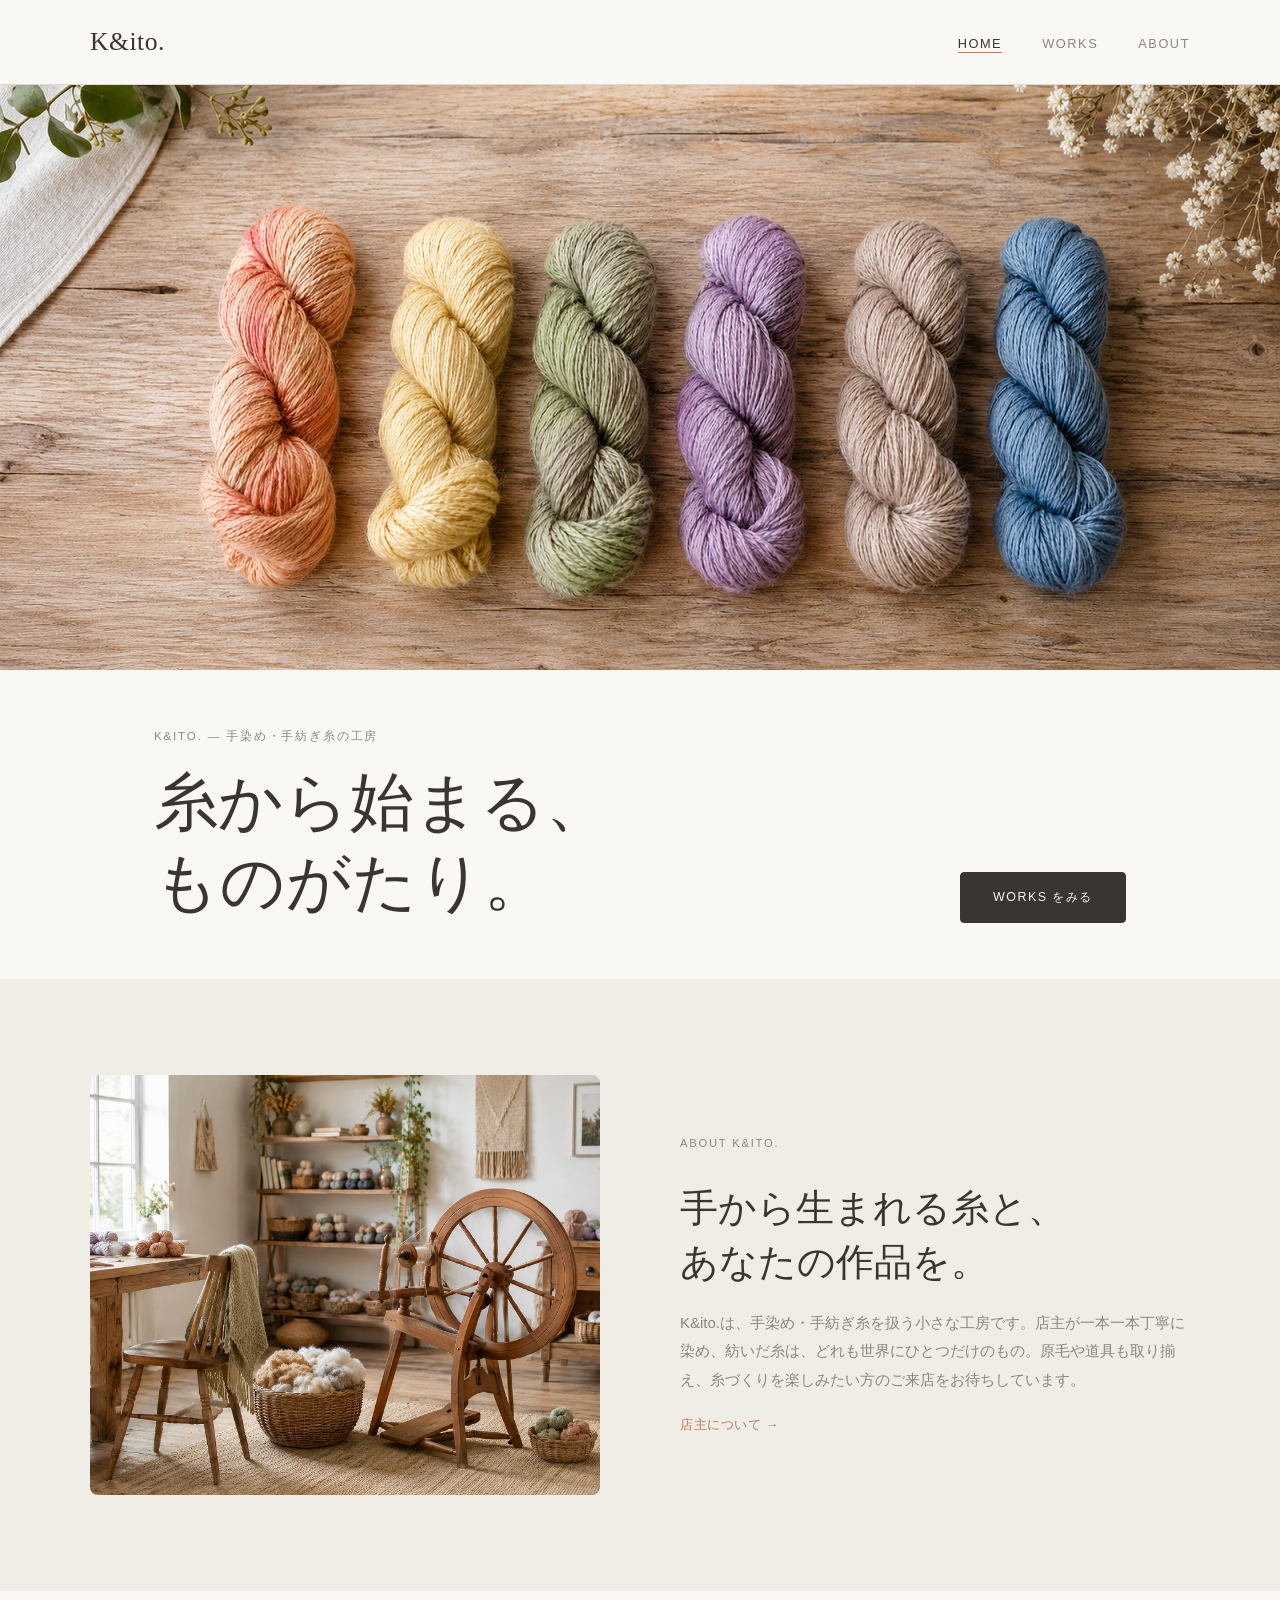
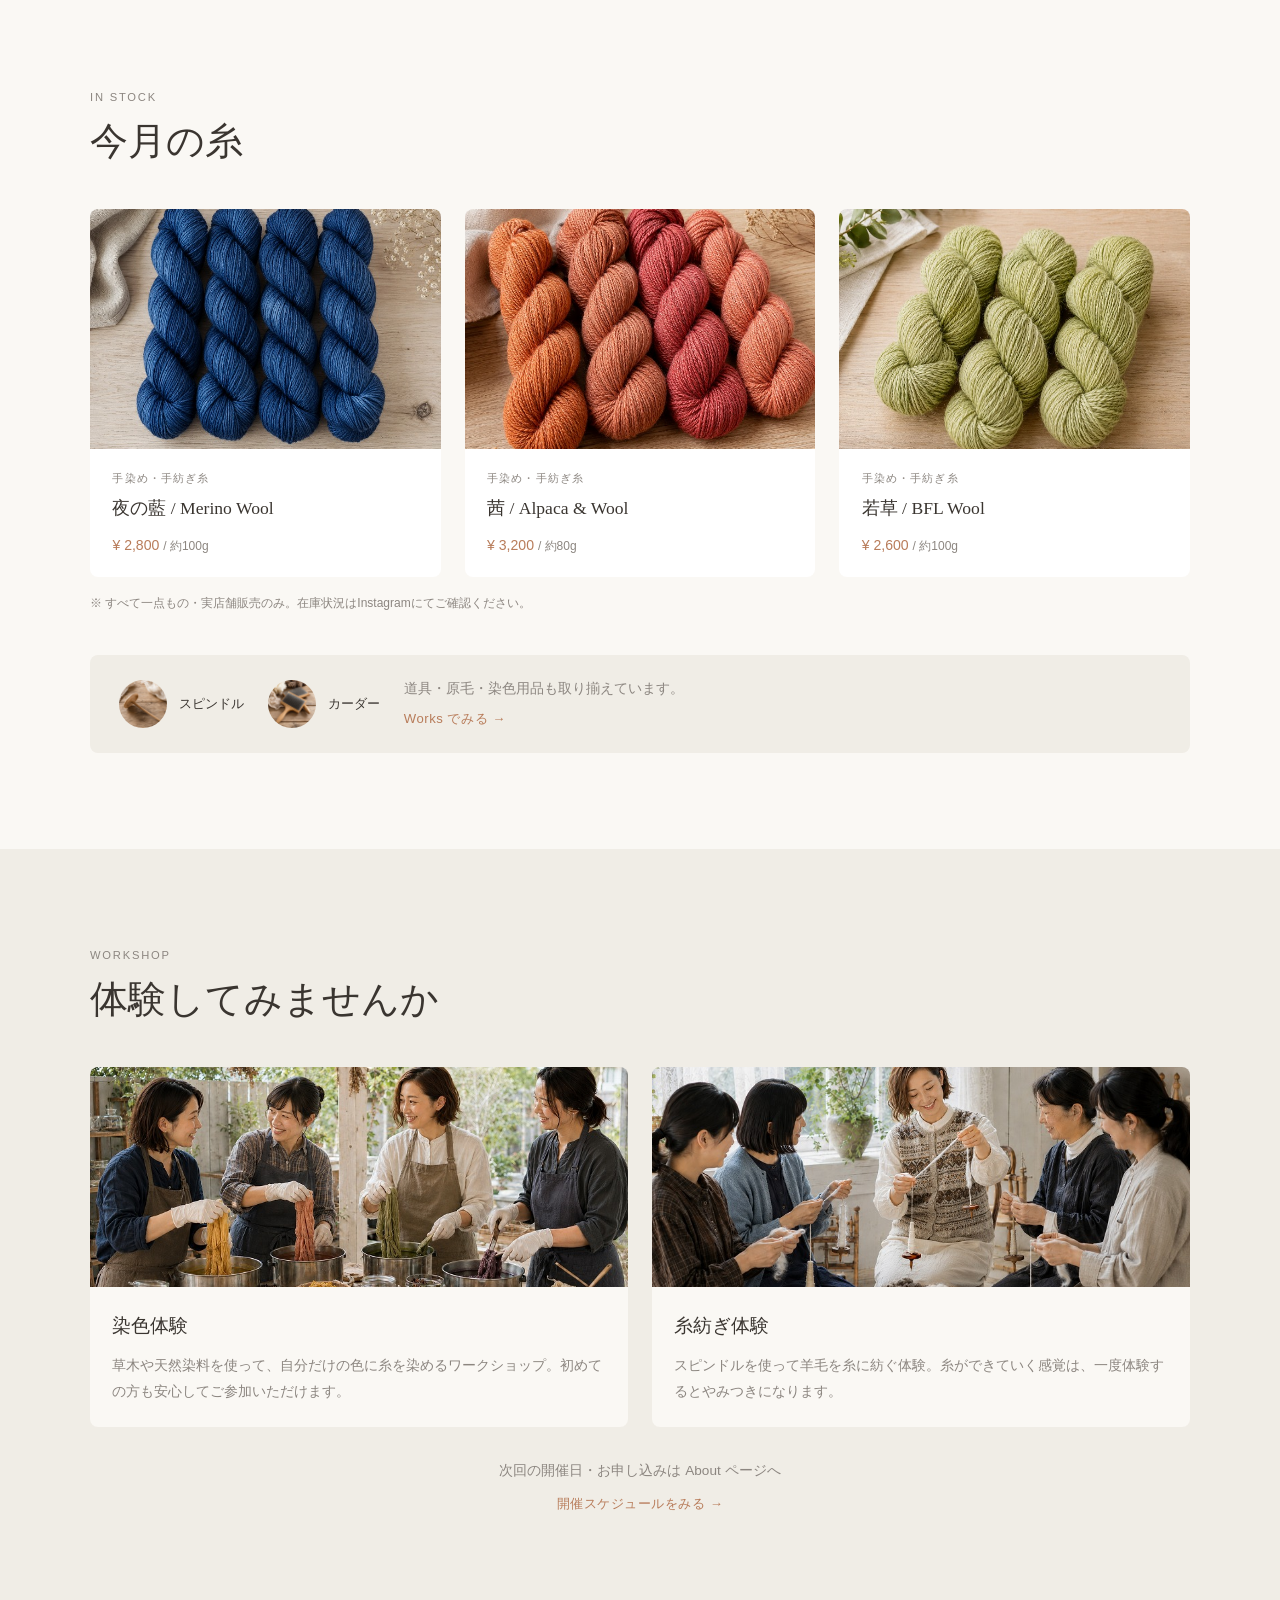
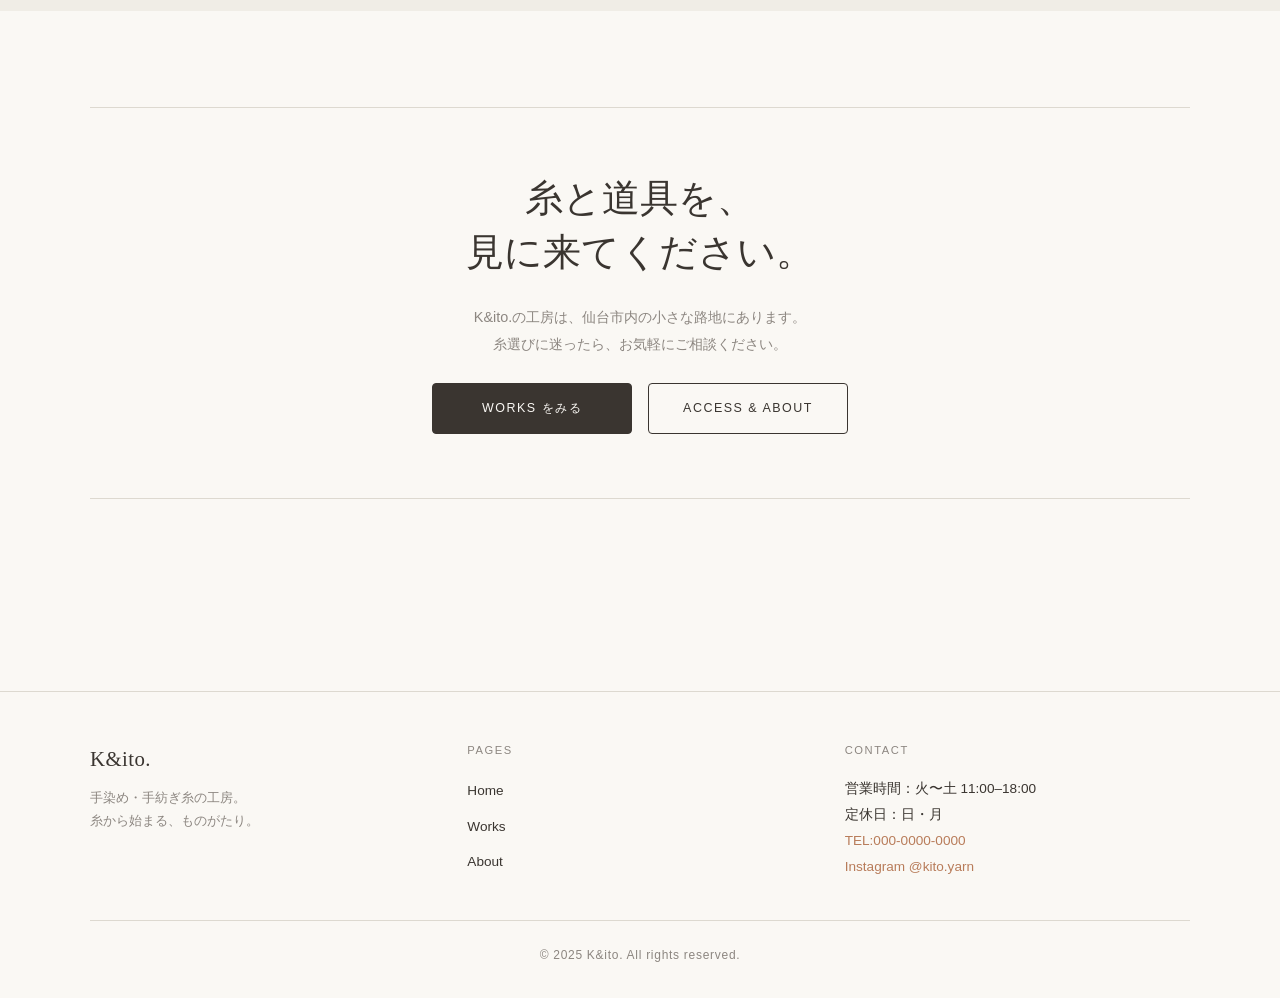
<file: index.html>
<!DOCTYPE html>
<html lang="ja">
<head>
  <meta charset="UTF-8">
  <meta name="viewport" content="width=device-width, initial-scale=1.0">

  <!-- ===== SEO ===== -->
  <title>K&amp;ito. — 手染め・手紡ぎ糸の工房</title>
  <meta name="description" content="K&ito.は手染め・手紡ぎ糸を扱う小さな工房です。染色体験・糸紡ぎ体験のワークショップも開催しています。">
  <meta name="keywords" content="手染め糸, 手紡ぎ糸, 毛糸, 草木染め, 染色体験, 糸紡ぎ体験, ワークショップ, 仙台, 工房">
  <meta name="author" content="K&amp;ito.">
  <meta name="robots" content="index, follow">
  <link rel="canonical" href="https://Ikoma-es335.github.io/kito/index.html">

  <!-- ===== OGP（SNSシェア用） ===== -->
  <meta property="og:type" content="website">
  <meta property="og:title" content="K&amp;ito. — 手染め・手紡ぎ糸の工房">
  <meta property="og:description" content="手染め・手紡ぎ糸を扱う小さな工房。染色体験・糸紡ぎ体験のワークショップも開催しています。">
  <meta property="og:url" content="https://Ikoma-es335.github.io/kito/index.html">
  <meta property="og:image" content="https://Ikoma-es335.github.io/kito/img/hero.jpg">
  <meta property="og:site_name" content="K&amp;ito.">
  <meta property="og:locale" content="ja_JP">

  <!-- Twitter Card -->
  <meta name="twitter:card" content="summary_large_image">
  <meta name="twitter:title" content="K&amp;ito. — 手染め・手紡ぎ糸の工房">
  <meta name="twitter:description" content="手染め・手紡ぎ糸を扱う小さな工房。染色体験・糸紡ぎ体験のワークショップも開催しています。">
  <meta name="twitter:image" content="https://Ikoma-es335.github.io/kito/img/hero.jpg">

  <!-- ===== セキュリティ ===== -->
  <!-- XSS対策・クリックジャッキング対策 -->
  <meta http-equiv="X-Content-Type-Options" content="nosniff">
  <!-- 参照元情報を制限 -->
  <meta name="referrer" content="strict-origin-when-cross-origin">
  <!-- CSP：読み込み元を限定（Google Fonts・自サイトのみ許可） -->
  <meta http-equiv="Content-Security-Policy"
    content="default-src 'self';
             style-src 'self' https://fonts.googleapis.com;
             font-src 'self' https://fonts.gstatic.com;
             img-src 'self' data:;
             script-src 'self' 'unsafe-inline';
             frame-ancestors 'none';">

  <link rel="stylesheet" href="style.css">
</head>
<body>

  <!-- ===== HEADER ===== -->
  <header class="site-header">
    <div class="container">
      <a href="index.html" class="site-logo">K&amp;ito.</a>

      <!-- ハンバーガーボタン（モバイル） -->
      <button class="nav-toggle" aria-label="メニューを開く" aria-expanded="false">
        <span></span>
        <span></span>
        <span></span>
      </button>

      <!-- ナビゲーション -->
      <nav aria-label="メインナビゲーション">
        <ul class="site-nav">
          <li><a href="index.html" class="active">Home</a></li>
          <li><a href="works.html">Works</a></li>
          <li><a href="about.html">About</a></li>
        </ul>
      </nav>
    </div>
  </header>

  <!-- ===== MAIN CONTENT ===== -->
  <main>

    <!-- 1. Hero -->
    <section class="hero">
      <!-- 上：写真 -->
      <div class="hero-img-wrap">
        <img src="img/hero.jpg" alt="手染めされたカラフルな毛糸がかせになって並んでいる様子" class="hero-img">
      </div>
      <!-- 下：テキスト -->
      <div class="hero-text">
        <div class="hero-text-left">
          <p class="hero-sub">K&amp;ito. — 手染め・手紡ぎ糸の工房</p>
          <h1 class="hero-title">糸から始まる、<br>ものがたり。</h1>
        </div>
        <a href="works.html" class="btn">Works をみる</a>
      </div>
    </section>

    <!-- 2. 工房・世界観 -->
    <section class="about-intro section">
      <div class="container">
        <div class="about-intro-inner">
          <div class="about-intro-img-wrap">
            <img src="img/atelier.jpg" alt="工房の様子。糸車と毛糸が並ぶ手紡ぎの作業スペース" class="about-intro-img">
          </div>
          <div class="about-intro-text">
            <p class="label">About K&amp;ito.</p>
            <h2 class="heading-serif">手から生まれる糸と、<br>あなたの作品を。</h2>
            <p>K&amp;ito.は、手染め・手紡ぎ糸を扱う小さな工房です。店主が一本一本丁寧に染め、紡いだ糸は、どれも世界にひとつだけのもの。原毛や道具も取り揃え、糸づくりを楽しみたい方のご来店をお待ちしています。</p>
            <a href="about.html" class="link-arrow">店主について →</a>
          </div>
        </div>
      </div>
    </section>

    <!-- 3. 手染め糸チラ見せ -->
    <section class="pickup section">
      <div class="container">
        <div class="section-header">
          <p class="label">In stock</p>
          <h2 class="heading-serif">今月の糸</h2>
        </div>
        <div class="pickup-grid">
          <article class="yarn-card">
            <div class="yarn-card-img-wrap">
              <img src="img/yarn1.jpg" alt="深い藍色に染められた手紡ぎメリノウール" class="yarn-card-img">
            </div>
            <div class="yarn-card-body">
              <p class="yarn-card-type">手染め・手紡ぎ糸</p>
              <h3 class="yarn-card-name">夜の藍 / Merino Wool</h3>
              <p class="yarn-card-price">¥ 2,800 <span>/ 約100g</span></p>
            </div>
          </article>
          <article class="yarn-card">
            <div class="yarn-card-img-wrap">
              <img src="img/yarn2.jpg" alt="茜色に染められた手紡ぎアルパカウール混糸" class="yarn-card-img">
            </div>
            <div class="yarn-card-body">
              <p class="yarn-card-type">手染め・手紡ぎ糸</p>
              <h3 class="yarn-card-name">茜 / Alpaca &amp; Wool</h3>
              <p class="yarn-card-price">¥ 3,200 <span>/ 約80g</span></p>
            </div>
          </article>
          <article class="yarn-card">
            <div class="yarn-card-img-wrap">
              <img src="img/yarn3.jpg" alt="草木染めで淡いグリーンに染まった手紡ぎ糸" class="yarn-card-img">
            </div>
            <div class="yarn-card-body">
              <p class="yarn-card-type">手染め・手紡ぎ糸</p>
              <h3 class="yarn-card-name">若草 / BFL Wool</h3>
              <p class="yarn-card-price">¥ 2,600 <span>/ 約100g</span></p>
            </div>
          </article>
        </div>
        <p class="pickup-note">※ すべて一点もの・実店舗販売のみ。在庫状況はInstagramにてご確認ください。</p>
        <div class="tools-peek">
          <div class="tools-peek-item">
            <img src="img/tool1.jpg" alt="木製のドロップスピンドル">
            <span>スピンドル</span>
          </div>
          <div class="tools-peek-item">
            <img src="img/tool2.jpg" alt="羊毛をほぐすハンドカーダー">
            <span>カーダー</span>
          </div>
          <p class="tools-peek-text">道具・原毛・染色用品も取り揃えています。<a href="works.html" class="link-arrow">Works でみる →</a></p>
        </div>
      </div>
    </section>

    <!-- 4. ワークショップ -->
    <section class="workshop section">
      <div class="container">
        <div class="section-header">
          <p class="label">Workshop</p>
          <h2 class="heading-serif">体験してみませんか</h2>
        </div>
        <div class="workshop-grid">
          <article class="workshop-card">
            <div class="workshop-card-img-wrap">
              <img src="img/ws-dyeing.jpg" alt="染色体験ワークショップの様子。参加者が鍋で糸を染めている" class="workshop-card-img">
            </div>
            <div class="workshop-card-body">
              <h3>染色体験</h3>
              <p>草木や天然染料を使って、自分だけの色に糸を染めるワークショップ。初めての方も安心してご参加いただけます。</p>
            </div>
          </article>
          <article class="workshop-card">
            <div class="workshop-card-img-wrap">
              <img src="img/ws-spinning.jpg" alt="糸紡ぎ体験の様子。参加者がスピンドルで羊毛を紡いでいる" class="workshop-card-img">
            </div>
            <div class="workshop-card-body">
              <h3>糸紡ぎ体験</h3>
              <p>スピンドルを使って羊毛を糸に紡ぐ体験。糸ができていく感覚は、一度体験するとやみつきになります。</p>
            </div>
          </article>
        </div>
        <div class="workshop-cta">
          <p>次回の開催日・お申し込みは About ページへ</p>
          <a href="about.html" class="link-arrow">開催スケジュールをみる →</a>
        </div>
      </div>
    </section>

    <!-- 5. CTA -->
    <section class="cta-section section">
      <div class="container">
        <div class="cta-inner">
          <h2 class="heading-serif">糸と道具を、<br>見に来てください。</h2>
          <p>K&amp;ito.の工房は、仙台市内の小さな路地にあります。<br>糸選びに迷ったら、お気軽にご相談ください。</p>
          <div class="cta-btns">
            <a href="works.html" class="btn">Works をみる</a>
            <a href="about.html" class="btn btn-outline">Access &amp; About</a>
          </div>
        </div>
      </div>
    </section>

  </main>

  <!-- ===== FOOTER ===== -->
  <footer class="site-footer">
    <div class="container">
      <div class="footer-inner">

        <!-- ブランド -->
        <div class="footer-brand">
          <a href="index.html" class="site-logo">K&amp;ito.</a>
          <p>手染め・手紡ぎ糸の工房。<br>糸から始まる、ものがたり。</p>
        </div>

        <!-- ナビ -->
        <nav class="footer-nav" aria-label="フッターナビゲーション">
          <h3>Pages</h3>
          <ul>
            <li><a href="index.html">Home</a></li>
            <li><a href="works.html">Works</a></li>
            <li><a href="about.html">About</a></li>
          </ul>
        </nav>

        <!-- 連絡先 -->
        <div class="footer-contact">
          <h3>Contact</h3>
          <p>
            営業時間：火〜土 11:00–18:00<br>
            定休日：日・月<br>
            <a href="tel:000-0000-0000">TEL:000-0000-0000</a><br>
            <a href="https://instagram.com/" target="_blank" rel="noopener">Instagram @kito.yarn</a>
          </p>
        </div>

      </div>

      <div class="footer-bottom">
        <p>&copy; 2025 K&amp;ito. All rights reserved.</p>
      </div>
    </div>
  </footer>

  <!-- TOPへ戻るボタン（スマホのみ） -->
  <button class="back-to-top" aria-label="ページトップへ戻る">↑</button>

  <!-- ===== JavaScript ===== -->
  <script>
    // ハンバーガーメニュー
    const toggle = document.querySelector('.nav-toggle');
    const nav    = document.querySelector('.site-nav');

    toggle.addEventListener('click', () => {
      const isOpen = nav.classList.toggle('open');
      toggle.setAttribute('aria-expanded', isOpen);
    });

    // 現在のページのナビリンクにactiveクラスを付与
    const currentPage = location.pathname.split('/').pop() || 'index.html';
    document.querySelectorAll('.site-nav a').forEach(link => {
      link.classList.remove('active');
      if (link.getAttribute('href') === currentPage) {
        link.classList.add('active');
      }
    });

    // TOPへ戻るボタン
    const backToTop = document.querySelector('.back-to-top');
    window.addEventListener('scroll', () => {
      if (window.scrollY > 300) {
        backToTop.classList.add('visible');
      } else {
        backToTop.classList.remove('visible');
      }
    });
    backToTop.addEventListener('click', () => {
      window.scrollTo({ top: 0, behavior: 'smooth' });
    });
  </script>

</body>
</html>
</file>
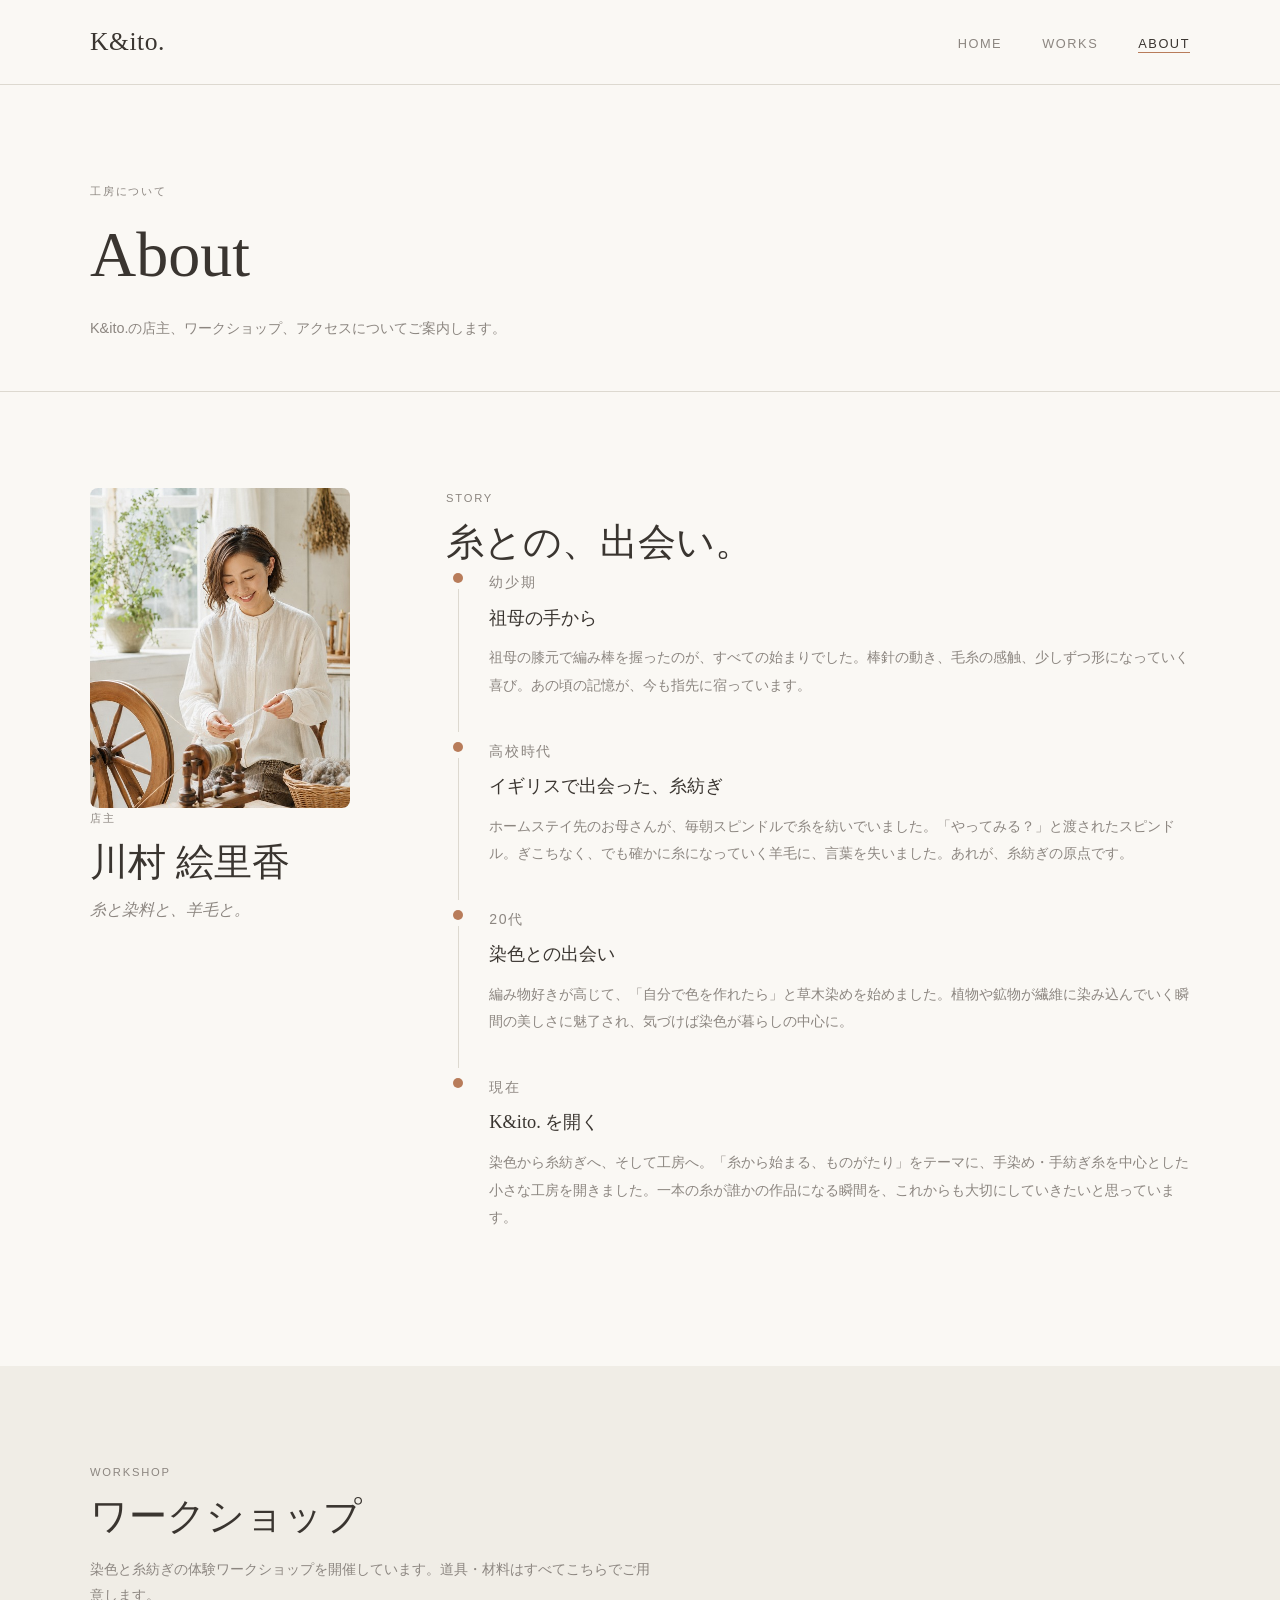
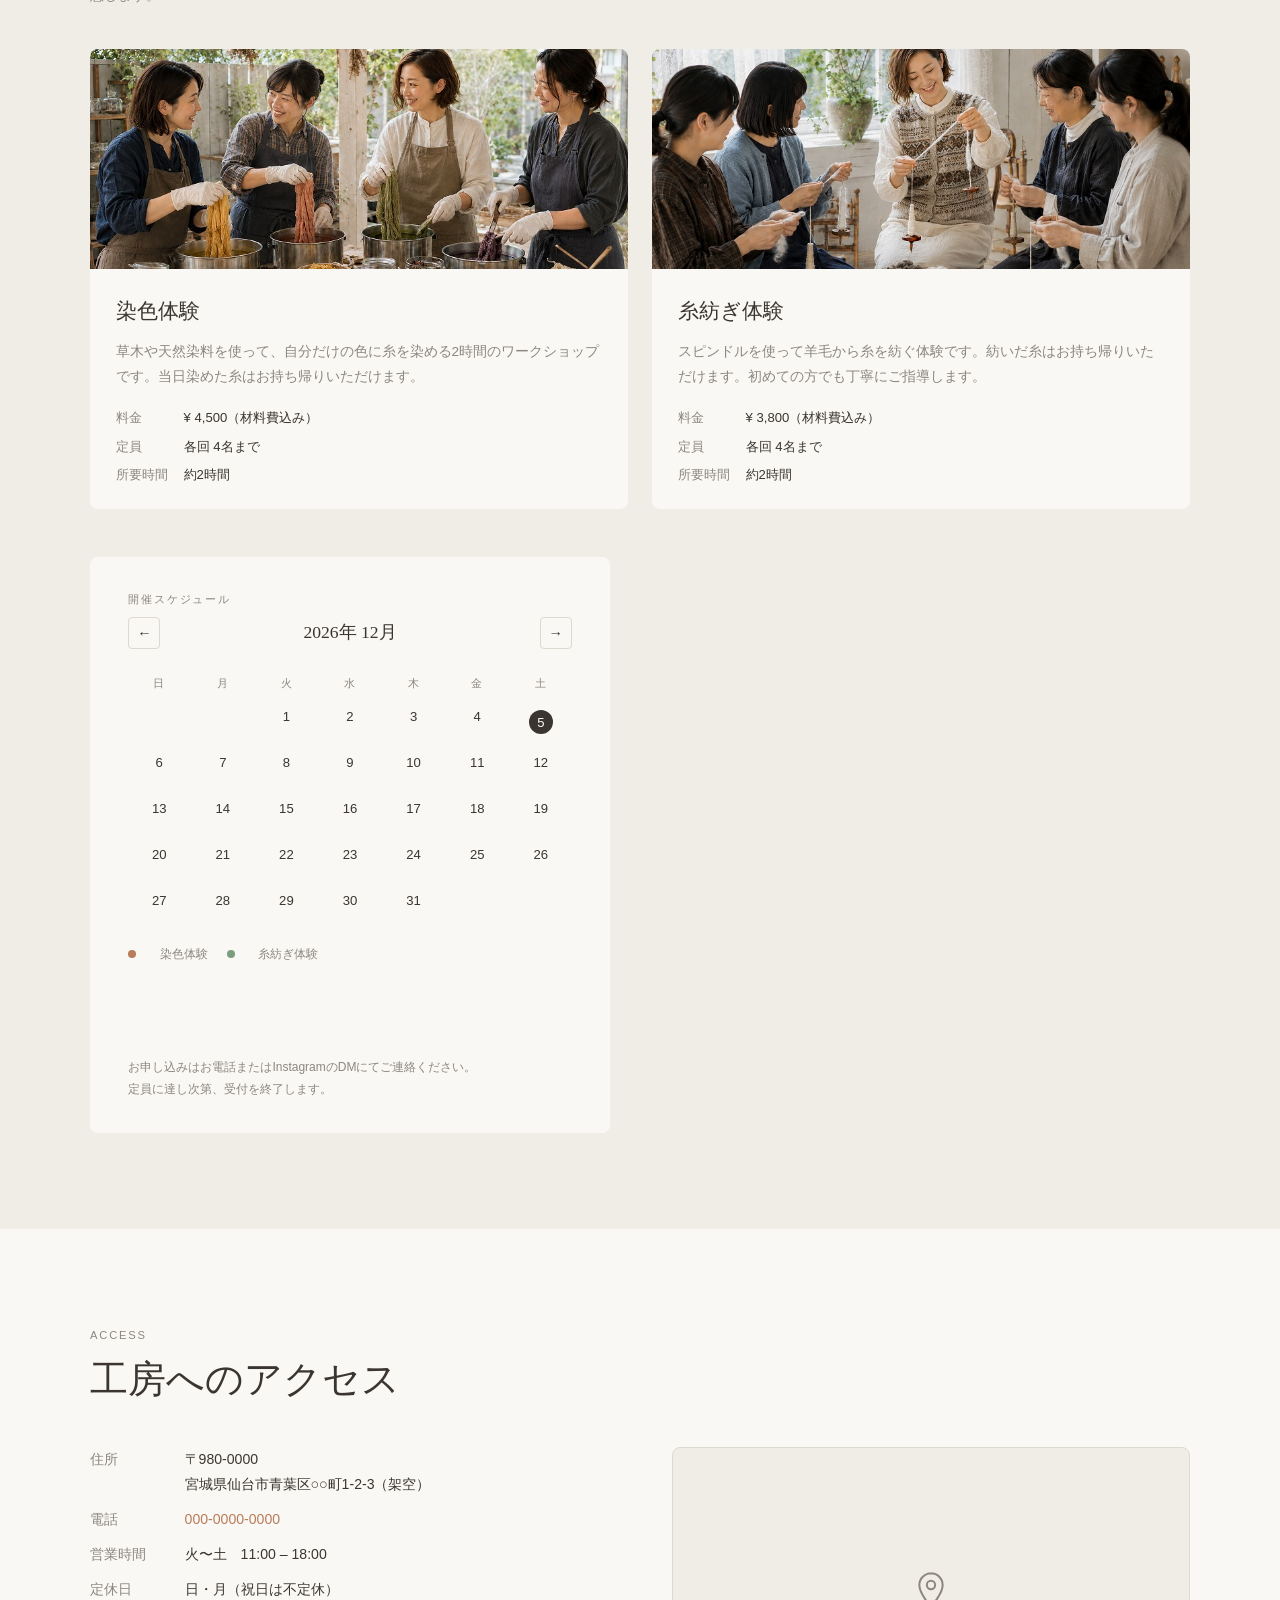
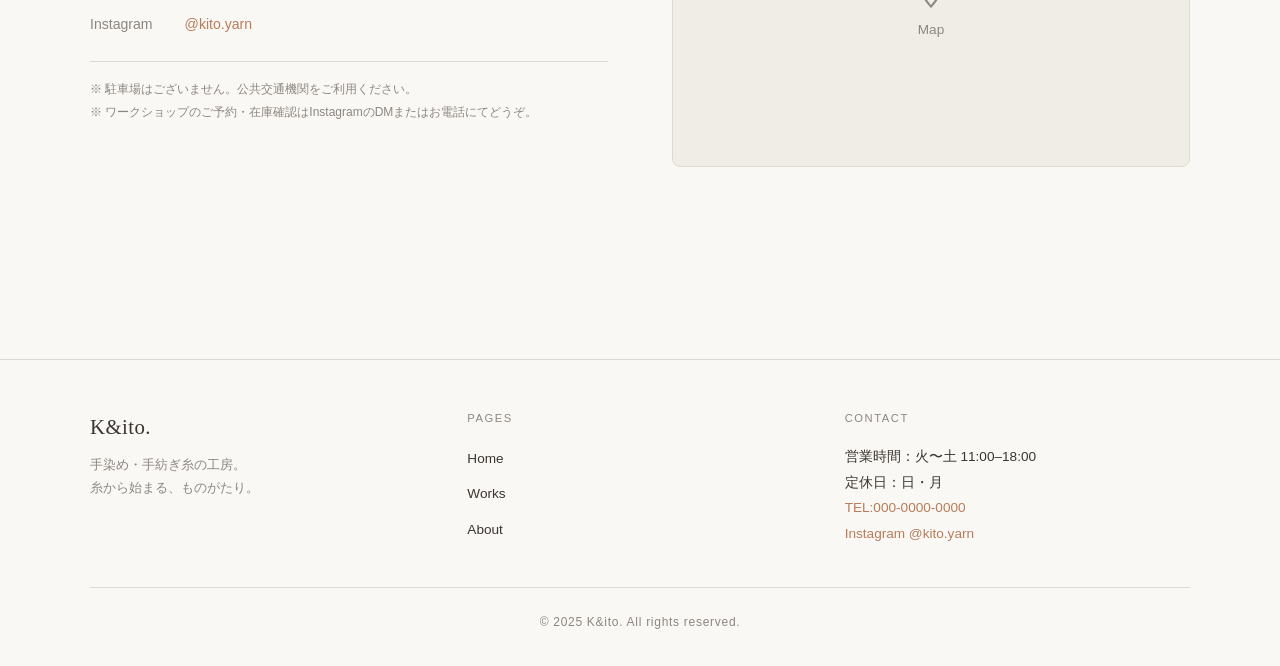
<file: about.html>
<!DOCTYPE html>
<html lang="ja">
<head>
  <meta charset="UTF-8">
  <meta name="viewport" content="width=device-width, initial-scale=1.0">

  <!-- ===== SEO ===== -->
  <title>About — K&amp;ito.</title>
  <meta name="description" content="K&ito.の店主について、ワークショップ（染色体験・糸紡ぎ体験）のご案内、工房へのアクセスです。">
  <meta name="keywords" content="染色体験, 糸紡ぎ体験, ワークショップ, 仙台, 工房, 手染め, 草木染め, アクセス">
  <meta name="author" content="K&amp;ito.">
  <meta name="robots" content="index, follow">
  <link rel="canonical" href="https://Ikoma-es335.github.io/kito/about.html">

  <!-- ===== OGP ===== -->
  <meta property="og:type" content="website">
  <meta property="og:title" content="About — K&amp;ito.">
  <meta property="og:description" content="店主について、ワークショップのご案内、工房へのアクセスです。染色体験・糸紡ぎ体験も開催中。">
  <meta property="og:url" content="https://Ikoma-es335.github.io/kito/about.html">
  <meta property="og:image" content="https://Ikoma-es335.github.io/kito/img/owner.jpg">
  <meta property="og:site_name" content="K&amp;ito.">
  <meta property="og:locale" content="ja_JP">

  <!-- Twitter Card -->
  <meta name="twitter:card" content="summary_large_image">
  <meta name="twitter:title" content="About — K&amp;ito.">
  <meta name="twitter:description" content="店主について、ワークショップのご案内、工房へのアクセスです。">
  <meta name="twitter:image" content="https://Ikoma-es335.github.io/kito/img/owner.jpg">

  <!-- ===== セキュリティ ===== -->
  <meta http-equiv="X-Content-Type-Options" content="nosniff">
  <meta name="referrer" content="strict-origin-when-cross-origin">
  <meta http-equiv="Content-Security-Policy"
    content="default-src 'self';
             style-src 'self' https://fonts.googleapis.com;
             font-src 'self' https://fonts.gstatic.com;
             img-src 'self' data:;
             script-src 'self' 'unsafe-inline';
             frame-ancestors 'none';">

  <link rel="stylesheet" href="style.css">
</head>
<body>

  <!-- ===== HEADER ===== -->
  <header class="site-header">
    <div class="container">
      <a href="index.html" class="site-logo">K&amp;ito.</a>
      <button class="nav-toggle" aria-label="メニューを開く" aria-expanded="false">
        <span></span>
        <span></span>
        <span></span>
      </button>
      <nav aria-label="メインナビゲーション">
        <ul class="site-nav">
          <li><a href="index.html">Home</a></li>
          <li><a href="works.html">Works</a></li>
          <li><a href="about.html" class="active">About</a></li>
        </ul>
      </nav>
    </div>
  </header>

  <!-- ===== MAIN CONTENT ===== -->
  <main>

    <!-- ページタイトル -->
    <section class="page-hero section">
      <div class="container">
        <p class="label">工房について</p>
        <h1 class="heading-serif">About</h1>
        <p class="page-hero-desc">K&amp;ito.の店主、ワークショップ、アクセスについてご案内します。</p>
      </div>
    </section>

    <!-- 1. 店主ストーリー -->
    <section class="owner section">
      <div class="container">
        <div class="owner-inner">

          <!-- プロフィール -->
          <div class="owner-profile">
            <div class="owner-img-wrap">
              <img src="img/owner.jpg" alt="店主の portrait 写真" class="owner-img">
            </div>
            <p class="label" style="margin-top:1.2rem;">店主</p>
            <h2 class="heading-serif" style="font-size:1.4rem;">川村 絵里香</h2>
            <p class="owner-tagline">糸と染料と、羊毛と。</p>
          </div>

          <!-- タイムライン -->
          <div class="owner-story">
            <p class="label">Story</p>
            <h2 class="heading-serif" style="margin-bottom:2rem;">糸との、出会い。</h2>

            <div class="timeline">
              <div class="timeline-item">
                <div class="timeline-marker">
                  <div class="timeline-dot"></div>
                  <div class="timeline-line"></div>
                </div>
                <div class="timeline-content">
                  <p class="timeline-period">幼少期</p>
                  <h3 class="timeline-title">祖母の手から</h3>
                  <p>祖母の膝元で編み棒を握ったのが、すべての始まりでした。棒針の動き、毛糸の感触、少しずつ形になっていく喜び。あの頃の記憶が、今も指先に宿っています。</p>
                </div>
              </div>
              <div class="timeline-item">
                <div class="timeline-marker">
                  <div class="timeline-dot"></div>
                  <div class="timeline-line"></div>
                </div>
                <div class="timeline-content">
                  <p class="timeline-period">高校時代</p>
                  <h3 class="timeline-title">イギリスで出会った、糸紡ぎ</h3>
                  <p>ホームステイ先のお母さんが、毎朝スピンドルで糸を紡いでいました。「やってみる？」と渡されたスピンドル。ぎこちなく、でも確かに糸になっていく羊毛に、言葉を失いました。あれが、糸紡ぎの原点です。</p>
                </div>
              </div>
              <div class="timeline-item">
                <div class="timeline-marker">
                  <div class="timeline-dot"></div>
                  <div class="timeline-line"></div>
                </div>
                <div class="timeline-content">
                  <p class="timeline-period">20代</p>
                  <h3 class="timeline-title">染色との出会い</h3>
                  <p>編み物好きが高じて、「自分で色を作れたら」と草木染めを始めました。植物や鉱物が繊維に染み込んでいく瞬間の美しさに魅了され、気づけば染色が暮らしの中心に。</p>
                </div>
              </div>
              <div class="timeline-item">
                <div class="timeline-marker">
                  <div class="timeline-dot"></div>
                </div>
                <div class="timeline-content">
                  <p class="timeline-period">現在</p>
                  <h3 class="timeline-title">K&amp;ito. を開く</h3>
                  <p>染色から糸紡ぎへ、そして工房へ。「糸から始まる、ものがたり」をテーマに、手染め・手紡ぎ糸を中心とした小さな工房を開きました。一本の糸が誰かの作品になる瞬間を、これからも大切にしていきたいと思っています。</p>
                </div>
              </div>
            </div>
          </div>

        </div>
      </div>
    </section>

    <!-- 2. ワークショップ -->
    <section class="workshop-detail section">
      <div class="container">
        <div class="section-header">
          <p class="label">Workshop</p>
          <h2 class="heading-serif">ワークショップ</h2>
          <p class="section-desc">染色と糸紡ぎの体験ワークショップを開催しています。道具・材料はすべてこちらでご用意します。</p>
        </div>

        <!-- ワークショップカード -->
        <div class="ws-cards">
          <article class="ws-card">
            <div class="ws-card-img-wrap">
              <img src="img/ws-dyeing.jpg" alt="染色体験ワークショップの様子" class="ws-card-img">
            </div>
            <div class="ws-card-body">
              <h3 class="ws-card-title">染色体験</h3>
              <p class="ws-card-desc">草木や天然染料を使って、自分だけの色に糸を染める2時間のワークショップです。当日染めた糸はお持ち帰りいただけます。</p>
              <dl class="ws-card-info">
                <dt>料金</dt><dd>¥ 4,500（材料費込み）</dd>
                <dt>定員</dt><dd>各回 4名まで</dd>
                <dt>所要時間</dt><dd>約2時間</dd>
              </dl>
            </div>
          </article>
          <article class="ws-card">
            <div class="ws-card-img-wrap">
              <img src="img/ws-spinning.jpg" alt="糸紡ぎ体験ワークショップの様子" class="ws-card-img">
            </div>
            <div class="ws-card-body">
              <h3 class="ws-card-title">糸紡ぎ体験</h3>
              <p class="ws-card-desc">スピンドルを使って羊毛から糸を紡ぐ体験です。紡いだ糸はお持ち帰りいただけます。初めての方でも丁寧にご指導します。</p>
              <dl class="ws-card-info">
                <dt>料金</dt><dd>¥ 3,800（材料費込み）</dd>
                <dt>定員</dt><dd>各回 4名まで</dd>
                <dt>所要時間</dt><dd>約2時間</dd>
              </dl>
            </div>
          </article>
        </div>

        <!-- カレンダー -->
        <div class="calendar-wrap">
          <p class="label" style="margin-bottom:1rem;">開催スケジュール</p>
          <div class="calendar">
            <div class="calendar-header">
              <button class="cal-prev" aria-label="前の月へ">&#8592;</button>
              <h3 class="cal-month-label"></h3>
              <button class="cal-next" aria-label="次の月へ">&#8594;</button>
            </div>
            <div class="cal-grid">
              <div class="cal-day-name">日</div>
              <div class="cal-day-name">月</div>
              <div class="cal-day-name">火</div>
              <div class="cal-day-name">水</div>
              <div class="cal-day-name">木</div>
              <div class="cal-day-name">金</div>
              <div class="cal-day-name">土</div>
            </div>
            <div class="cal-body"></div>
          </div>
          <div class="calendar-legend">
            <span class="legend-dot legend-dot--dyeing"></span>染色体験
            <span class="legend-dot legend-dot--spinning"></span>糸紡ぎ体験
          </div>
          <div class="calendar-selected" id="calSelected" aria-live="polite"></div>
          <p class="calendar-note">お申し込みはお電話またはInstagramのDMにてご連絡ください。<br>定員に達し次第、受付を終了します。</p>
        </div>

      </div>
    </section>

    <!-- 3. アクセス -->
    <section class="access section">
      <div class="container">
        <div class="section-header">
          <p class="label">Access</p>
          <h2 class="heading-serif">工房へのアクセス</h2>
        </div>
        <div class="access-inner">
          <div class="access-info">
            <dl class="access-dl">
              <dt>住所</dt>
              <dd>〒980-0000<br>宮城県仙台市青葉区○○町1-2-3（架空）</dd>
              <dt>電話</dt>
              <dd><a href="tel:000-0000-0000">000-0000-0000</a></dd>
              <dt>営業時間</dt>
              <dd>火〜土　11:00 – 18:00</dd>
              <dt>定休日</dt>
              <dd>日・月（祝日は不定休）</dd>
              <dt>Instagram</dt>
              <dd><a href="https://instagram.com/" target="_blank" rel="noopener">@kito.yarn</a></dd>
            </dl>
            <p class="access-note">※ 駐車場はございません。公共交通機関をご利用ください。<br>※ ワークショップのご予約・在庫確認はInstagramのDMまたはお電話にてどうぞ。</p>
          </div>
          <div class="access-map-wrap">
            <!-- 実際はGoogle Mapsのiframeを入れる -->
            <div class="access-map-placeholder" aria-label="地図（実装時はGoogle Mapsを埋め込み）">
              <svg width="40" height="40" viewBox="0 0 24 24" fill="none" stroke="currentColor" stroke-width="1.2" aria-hidden="true">
                <path d="M12 2C8.13 2 5 5.13 5 9c0 5.25 7 13 7 13s7-7.75 7-13c0-3.87-3.13-7-7-7z"/>
                <circle cx="12" cy="9" r="2.5"/>
              </svg>
              <p>Map</p>
          </div>
        </div>
      </div>
    </section>

  </main>

  <!-- ===== FOOTER ===== -->
  <footer class="site-footer">
    <div class="container">
      <div class="footer-inner">
        <div class="footer-brand">
          <a href="index.html" class="site-logo">K&amp;ito.</a>
          <p>手染め・手紡ぎ糸の工房。<br>糸から始まる、ものがたり。</p>
        </div>
        <nav class="footer-nav" aria-label="フッターナビゲーション">
          <h3>Pages</h3>
          <ul>
            <li><a href="index.html">Home</a></li>
            <li><a href="works.html">Works</a></li>
            <li><a href="about.html">About</a></li>
          </ul>
        </nav>
        <div class="footer-contact">
          <h3>Contact</h3>
          <p>
            営業時間：火〜土 11:00–18:00<br>
            定休日：日・月<br>
            <a href="tel:000-0000-0000">TEL:000-0000-0000</a><br>
            <a href="https://instagram.com/" target="_blank" rel="noopener">Instagram @kito.yarn</a>
          </p>
        </div>
      </div>
      <div class="footer-bottom">
        <p>&copy; 2025 K&amp;ito. All rights reserved.</p>
      </div>
    </div>
  </footer>

  <!-- TOPへ戻るボタン（スマホのみ） -->
  <button class="back-to-top" aria-label="ページトップへ戻る">↑</button>

  <!-- ===== JavaScript ===== -->
  <script>
    // ---- ハンバーガーメニュー ----
    const toggle = document.querySelector('.nav-toggle');
    const nav    = document.querySelector('.site-nav');
    toggle.addEventListener('click', () => {
      const isOpen = nav.classList.toggle('open');
      toggle.setAttribute('aria-expanded', isOpen);
    });

    // ---- TOPへ戻るボタン ----
    const backToTop = document.querySelector('.back-to-top');
    window.addEventListener('scroll', () => {
      backToTop.classList.toggle('visible', window.scrollY > 300);
    });
    backToTop.addEventListener('click', () => {
      window.scrollTo({ top: 0, behavior: 'smooth' });
    });

    // ---- ワークショップカレンダー ----

    // ▼ 開催日データ（月: 0始まり, 日, 種類: 'dyeing' or 'spinning'）
    const wsEvents = [
      { year: 2026, month: 4, day: 10, type: 'dyeing'   }, // 5月10日
      { year: 2026, month: 4, day: 17, type: 'spinning' }, // 5月17日
      { year: 2026, month: 4, day: 24, type: 'dyeing'   }, // 5月24日
      { year: 2026, month: 5, day: 7,  type: 'spinning' }, // 6月7日
      { year: 2026, month: 5, day: 14, type: 'dyeing'   }, // 6月14日
      { year: 2026, month: 5, day: 21, type: 'spinning' }, // 6月21日
    ];

    const monthNames = ['1月','2月','3月','4月','5月','6月','7月','8月','9月','10月','11月','12月'];
    const typeLabel  = { dyeing: '染色体験', spinning: '糸紡ぎ体験' };

    let currentYear  = new Date().getFullYear();
    let currentMonth = new Date().getMonth();

    function getEventsForDay(year, month, day) {
      return wsEvents.filter(e => e.year === year && e.month === month && e.day === day);
    }

    function renderCalendar(year, month) {
      const label   = document.querySelector('.cal-month-label');
      const body    = document.querySelector('.cal-body');
      const selected = document.getElementById('calSelected');

      label.textContent = `${year}年 ${monthNames[month]}`;
      body.innerHTML = '';
      selected.innerHTML = '';

      const firstDay   = new Date(year, month, 1).getDay(); // 0=日
      const totalDays  = new Date(year, month + 1, 0).getDate();
      const today      = new Date();

      // 空白セル
      for (let i = 0; i < firstDay; i++) {
        const empty = document.createElement('div');
        empty.className = 'cal-cell cal-cell--empty';
        body.appendChild(empty);
      }

      // 日付セル
      for (let d = 1; d <= totalDays; d++) {
        const cell   = document.createElement('div');
        const events = getEventsForDay(year, month, d);
        const isToday = (d === today.getDate() && month === today.getMonth() && year === today.getFullYear());

        cell.className = 'cal-cell';
        if (isToday) cell.classList.add('cal-cell--today');

        const num = document.createElement('span');
        num.className = 'cal-num';
        num.textContent = d;
        cell.appendChild(num);

        if (events.length > 0) {
          cell.classList.add('cal-cell--event');
          events.forEach(ev => {
            const dot = document.createElement('span');
            dot.className = `cal-event-dot cal-event-dot--${ev.type}`;
            cell.appendChild(dot);
          });

          // クリックで詳細表示
          cell.setAttribute('role', 'button');
          cell.setAttribute('tabindex', '0');
          cell.setAttribute('aria-label', `${month+1}月${d}日 ${events.map(e=>typeLabel[e.type]).join('・')}`);

          const handleSelect = () => {
            document.querySelectorAll('.cal-cell--selected').forEach(el => el.classList.remove('cal-cell--selected'));
            cell.classList.add('cal-cell--selected');
            selected.innerHTML = `
              <div class="cal-detail">
                <p class="cal-detail-date">${year}年${month+1}月${d}日</p>
                ${events.map(ev => `
                  <div class="cal-detail-event cal-detail-event--${ev.type}">
                    <span class="legend-dot legend-dot--${ev.type}"></span>
                    ${typeLabel[ev.type]}
                  </div>
                `).join('')}
                <p class="cal-detail-note">お申し込みはお電話またはInstagramのDMにて</p>
              </div>
            `;
          };
          cell.addEventListener('click', handleSelect);
          cell.addEventListener('keydown', e => { if (e.key === 'Enter' || e.key === ' ') handleSelect(); });
        }

        body.appendChild(cell);
      }
    }

    // 前月・次月ボタン
    document.querySelector('.cal-prev').addEventListener('click', () => {
      currentMonth--;
      if (currentMonth < 0) { currentMonth = 11; currentYear--; }
      renderCalendar(currentYear, currentMonth);
    });

    document.querySelector('.cal-next').addEventListener('click', () => {
      currentMonth++;
      if (currentMonth > 11) { currentMonth = 0; currentYear++; }
      renderCalendar(currentYear, currentMonth);
    });

    // 初期表示
    renderCalendar(currentYear, currentMonth);
  </script>

</body>
</html>
</file>
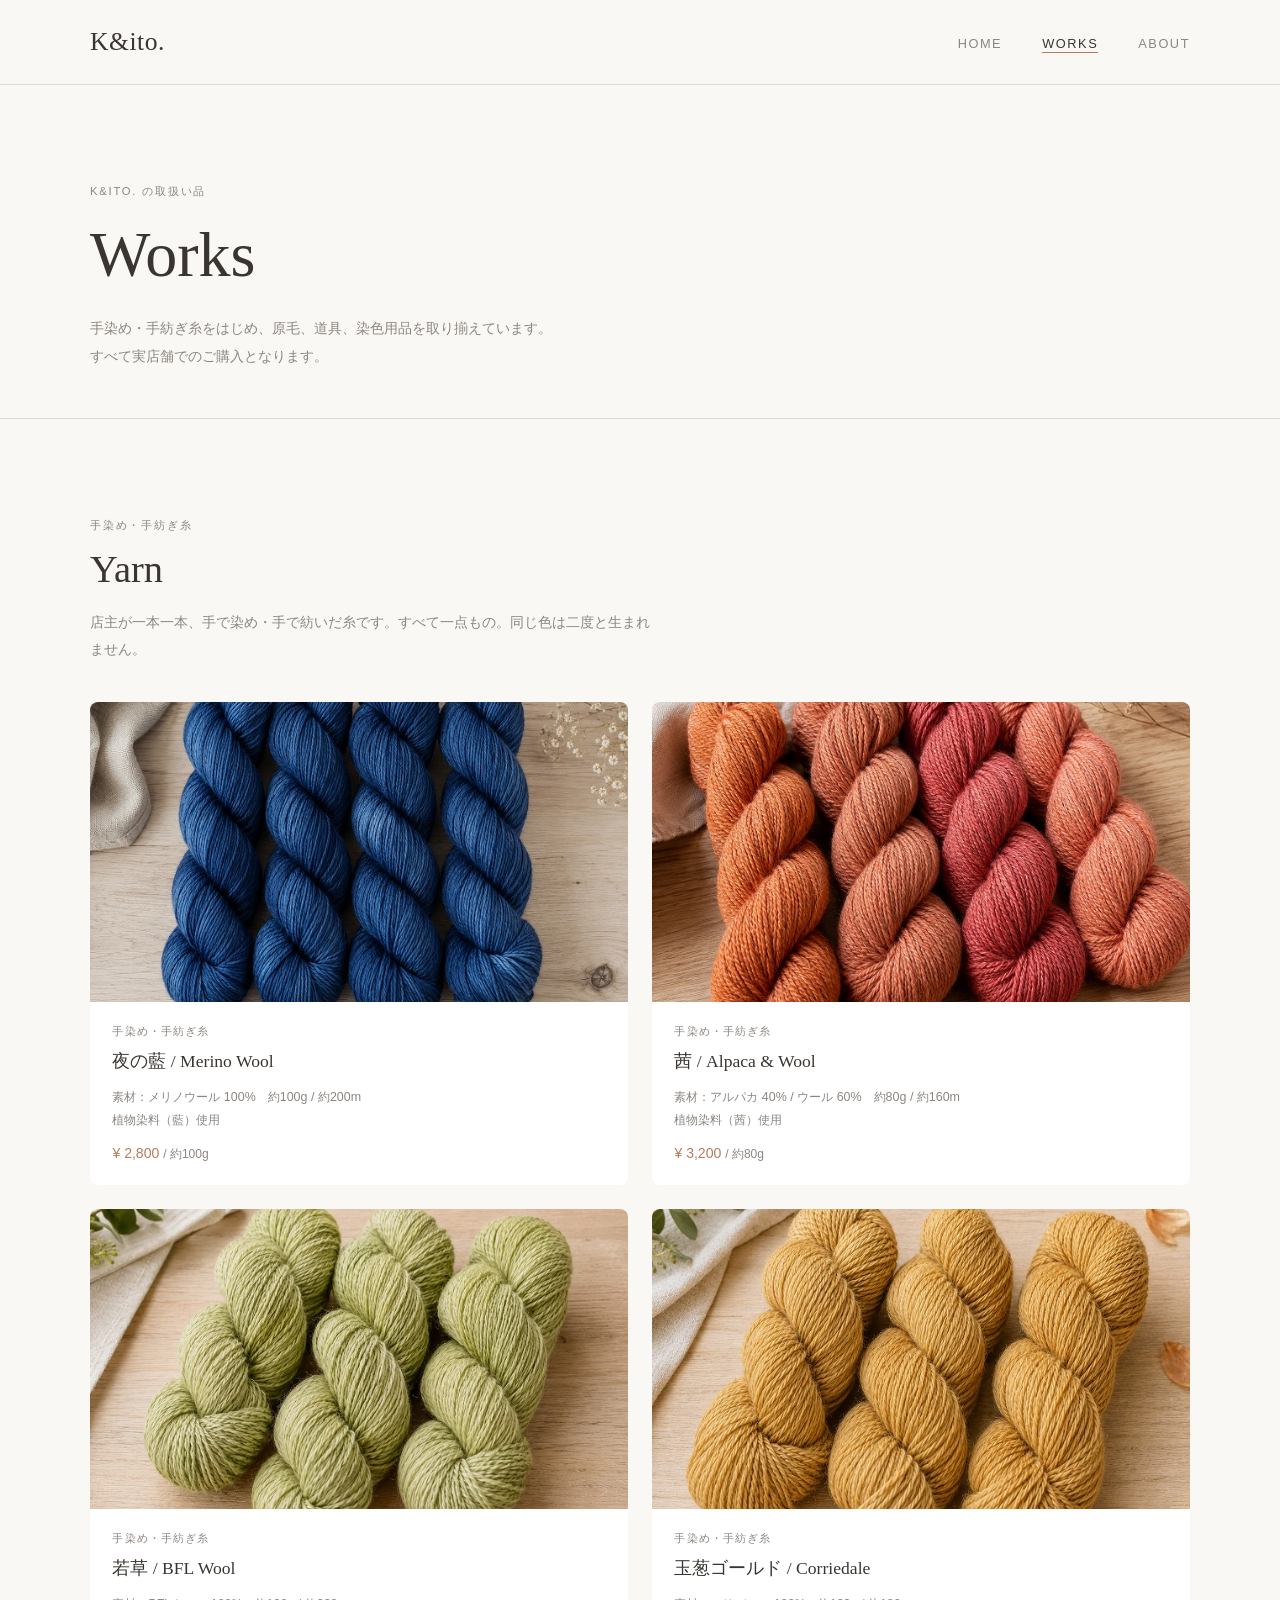
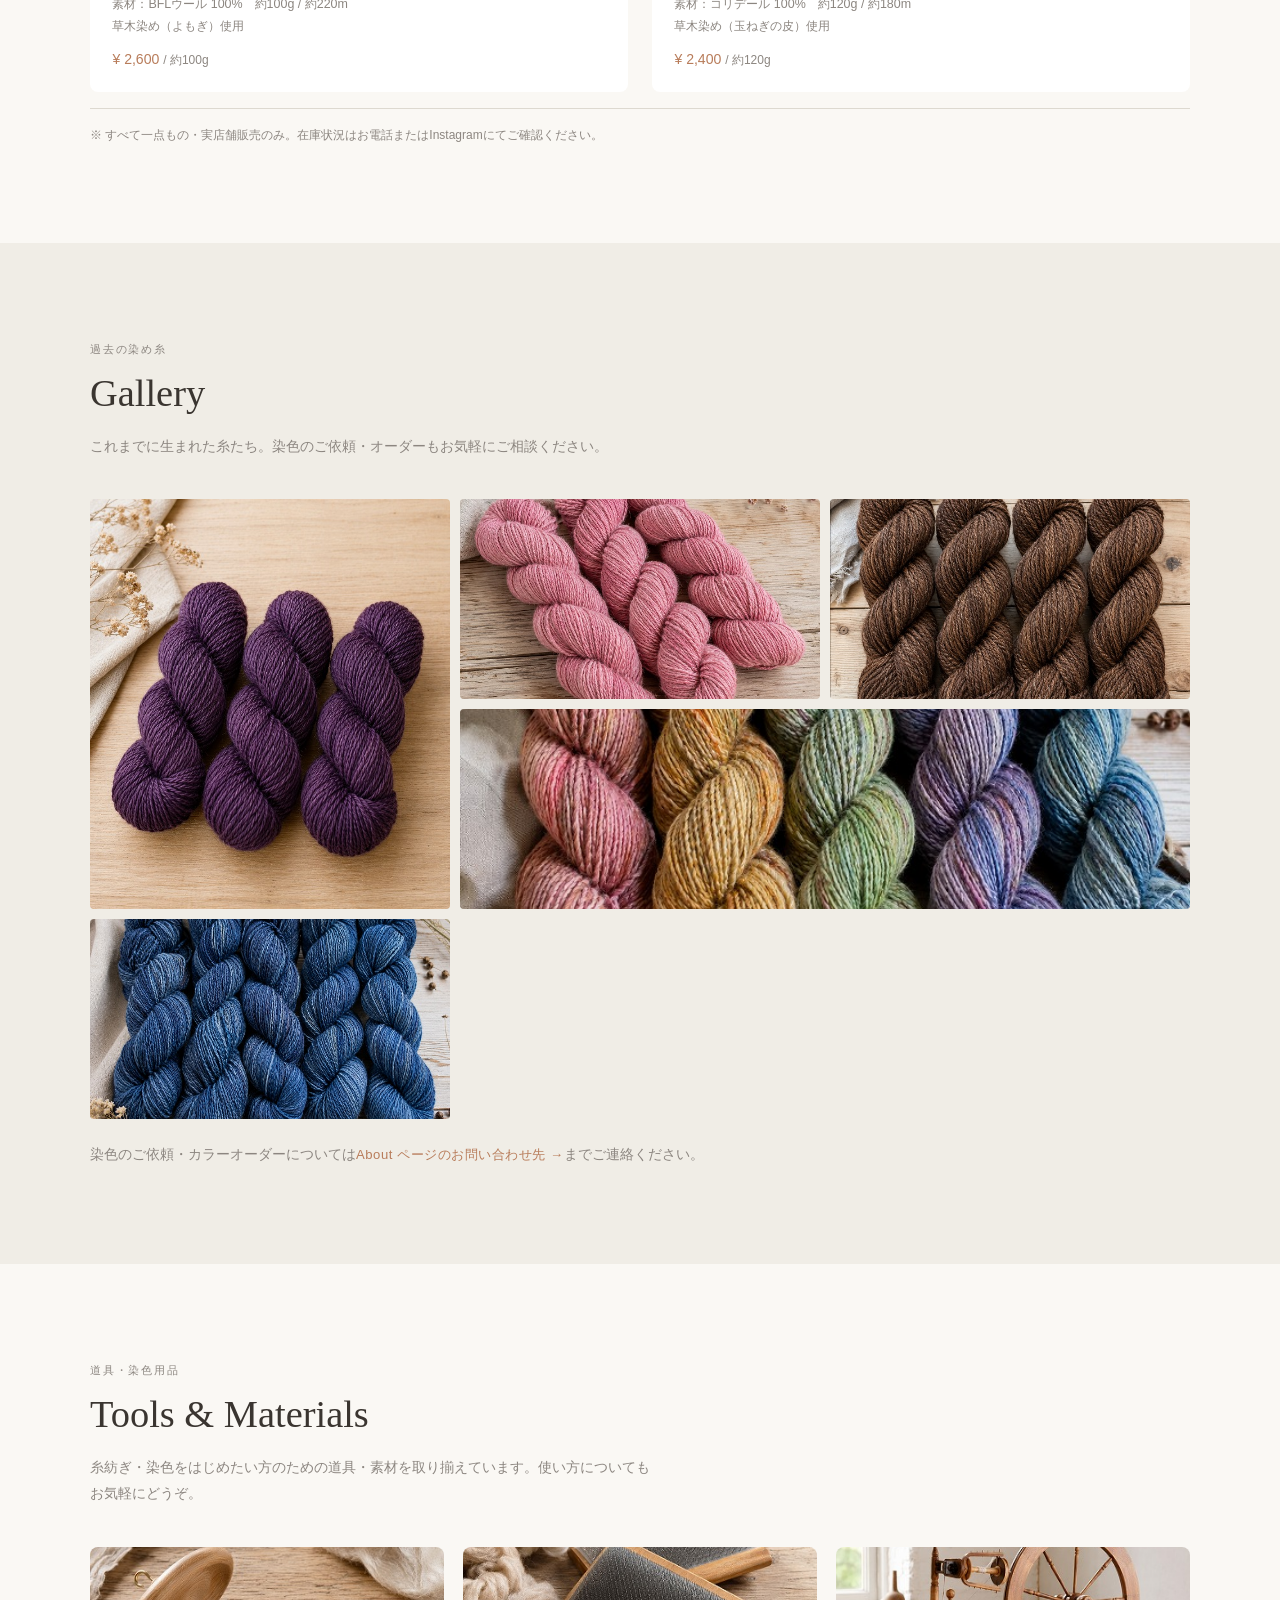
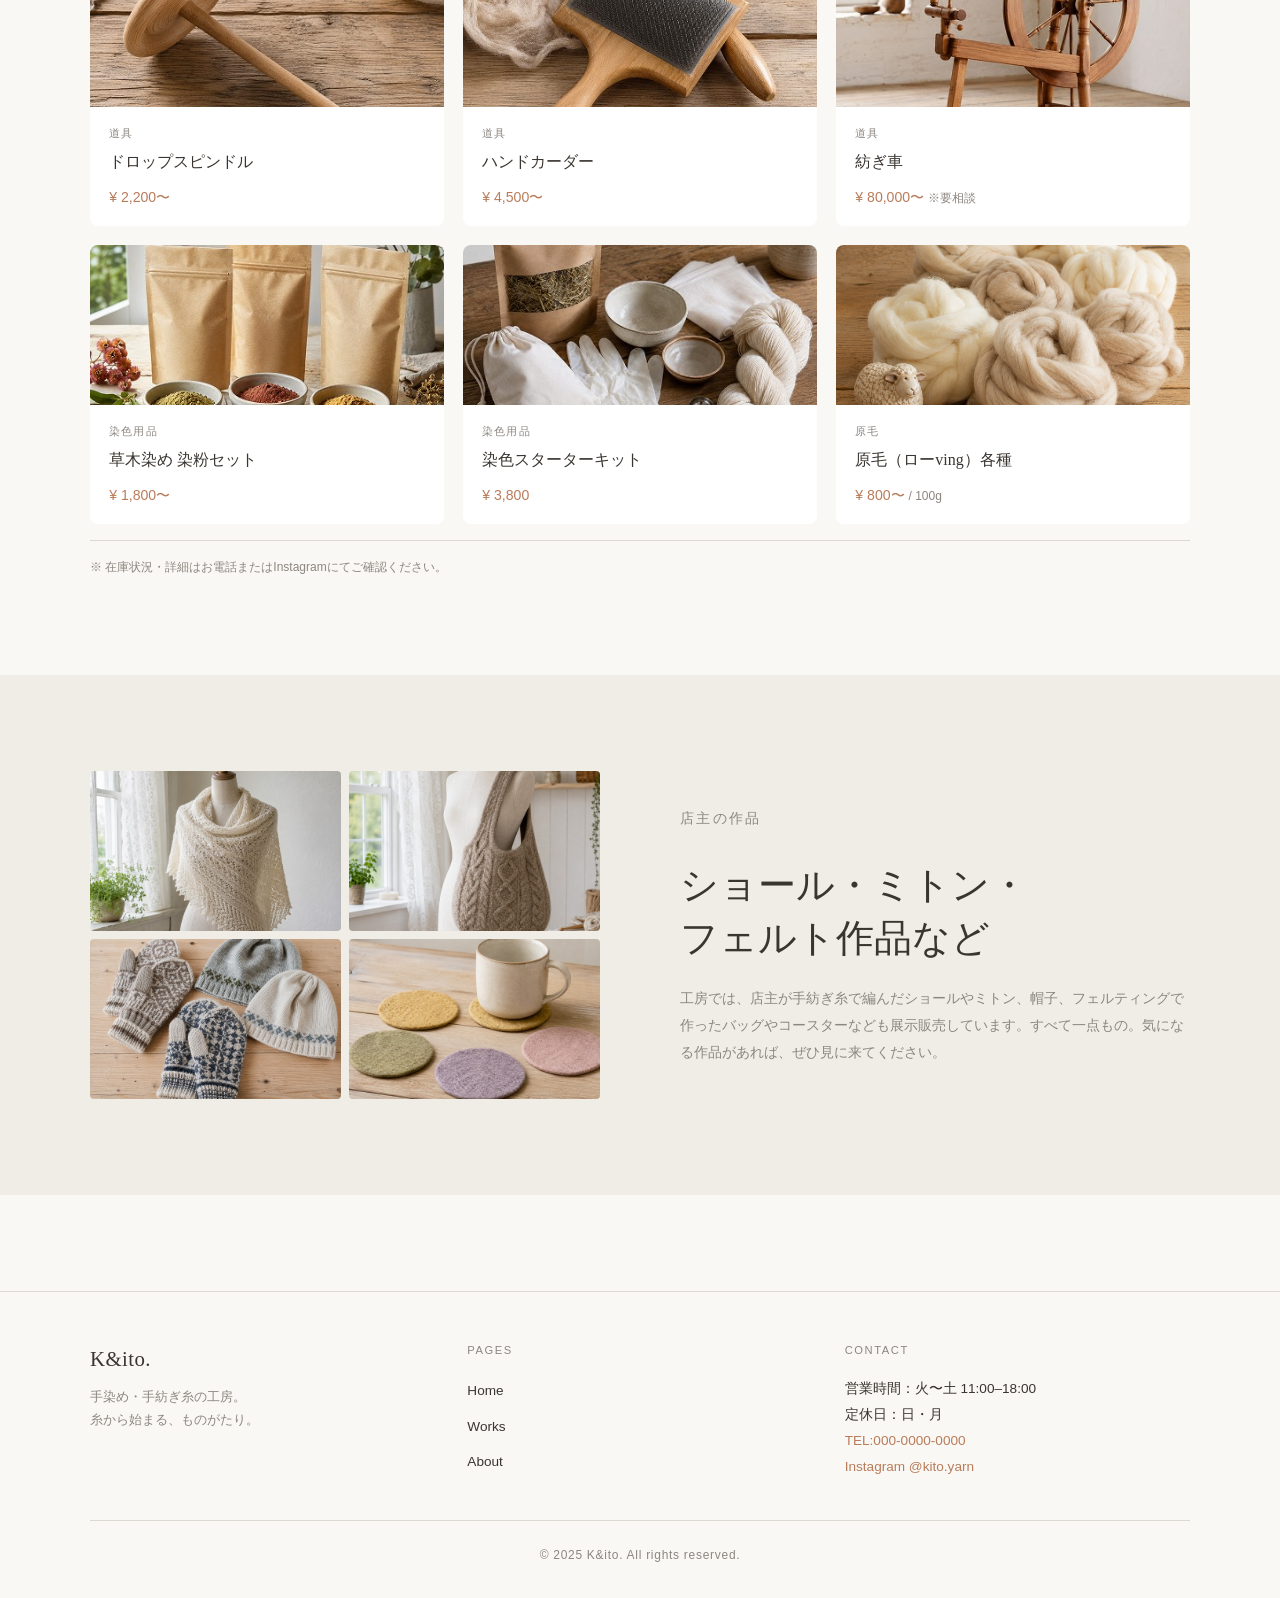
<file: works.html>
<!DOCTYPE html>
<html lang="ja">
<head>
  <meta charset="UTF-8">
  <meta name="viewport" content="width=device-width, initial-scale=1.0">

  <!-- ===== SEO ===== -->
  <title>Works — K&amp;ito.</title>
  <meta name="description" content="K&ito.の手染め・手紡ぎ糸、原毛、道具、染色用品のご紹介。すべて実店舗での販売となります。">
  <meta name="keywords" content="手染め糸, 手紡ぎ糸, 原毛, スピンドル, カーダー, 紡ぎ車, 草木染め, 染粉, 仙台">
  <meta name="author" content="K&amp;ito.">
  <meta name="robots" content="index, follow">
  <link rel="canonical" href="https://Ikoma-es335.github.io/kito/works.html">

  <!-- ===== OGP ===== -->
  <meta property="og:type" content="website">
  <meta property="og:title" content="Works — K&amp;ito.">
  <meta property="og:description" content="手染め・手紡ぎ糸、原毛、道具、染色用品のご紹介。すべて実店舗での販売となります。">
  <meta property="og:url" content="https://Ikoma-es335.github.io/kito/works.html">
  <meta property="og:image" content="https://Ikoma-es335.github.io/kito/img/yarn1.jpg">
  <meta property="og:site_name" content="K&amp;ito.">
  <meta property="og:locale" content="ja_JP">

  <!-- Twitter Card -->
  <meta name="twitter:card" content="summary_large_image">
  <meta name="twitter:title" content="Works — K&amp;ito.">
  <meta name="twitter:description" content="手染め・手紡ぎ糸、原毛、道具、染色用品のご紹介。すべて実店舗での販売となります。">
  <meta name="twitter:image" content="https://Ikoma-es335.github.io/kito/img/yarn1.jpg">

  <!-- ===== セキュリティ ===== -->
  <meta http-equiv="X-Content-Type-Options" content="nosniff">
  <meta name="referrer" content="strict-origin-when-cross-origin">
  <meta http-equiv="Content-Security-Policy"
    content="default-src 'self';
             style-src 'self' https://fonts.googleapis.com;
             font-src 'self' https://fonts.gstatic.com;
             img-src 'self' data:;
             script-src 'self' 'unsafe-inline';
             frame-ancestors 'none';">

  <link rel="stylesheet" href="style.css">
</head>
<body>

  <!-- ===== HEADER ===== -->
  <header class="site-header">
    <div class="container">
      <a href="index.html" class="site-logo">K&amp;ito.</a>
      <button class="nav-toggle" aria-label="メニューを開く" aria-expanded="false">
        <span></span>
        <span></span>
        <span></span>
      </button>
      <nav aria-label="メインナビゲーション">
        <ul class="site-nav">
          <li><a href="index.html">Home</a></li>
          <li><a href="works.html" class="active">Works</a></li>
          <li><a href="about.html">About</a></li>
        </ul>
      </nav>
    </div>
  </header>

  <!-- ===== MAIN CONTENT ===== -->
  <main>

    <!-- ページタイトル -->
    <section class="page-hero section">
      <div class="container">
        <p class="label">K&amp;ito. の取扱い品</p>
        <h1 class="heading-serif">Works</h1>
        <p class="page-hero-desc">手染め・手紡ぎ糸をはじめ、原毛、道具、染色用品を取り揃えています。<br>すべて実店舗でのご購入となります。</p>
      </div>
    </section>

    <!-- 1. 手染め・手紡ぎ糸 -->
    <section class="works-yarn section">
      <div class="container">
        <div class="section-header">
          <p class="label">手染め・手紡ぎ糸</p>
          <h2 class="heading-serif">Yarn</h2>
          <p class="section-desc">店主が一本一本、手で染め・手で紡いだ糸です。すべて一点もの。同じ色は二度と生まれません。</p>
        </div>
        <div class="works-yarn-grid">
          <article class="yarn-card yarn-card--large">
            <div class="yarn-card-img-wrap">
              <img src="img/yarn1.jpg" alt="深い藍色に染められた手紡ぎメリノウール" class="yarn-card-img">
            </div>
            <div class="yarn-card-body">
              <p class="yarn-card-type">手染め・手紡ぎ糸</p>
              <h3 class="yarn-card-name">夜の藍 / Merino Wool</h3>
              <p class="yarn-card-detail">素材：メリノウール 100%　約100g / 約200m<br>植物染料（藍）使用</p>
              <p class="yarn-card-price">¥ 2,800 <span>/ 約100g</span></p>
            </div>
          </article>
          <article class="yarn-card yarn-card--large">
            <div class="yarn-card-img-wrap">
              <img src="img/yarn2.jpg" alt="茜色に染められた手紡ぎアルパカウール混糸" class="yarn-card-img">
            </div>
            <div class="yarn-card-body">
              <p class="yarn-card-type">手染め・手紡ぎ糸</p>
              <h3 class="yarn-card-name">茜 / Alpaca &amp; Wool</h3>
              <p class="yarn-card-detail">素材：アルパカ 40% / ウール 60%　約80g / 約160m<br>植物染料（茜）使用</p>
              <p class="yarn-card-price">¥ 3,200 <span>/ 約80g</span></p>
            </div>
          </article>
          <article class="yarn-card yarn-card--large">
            <div class="yarn-card-img-wrap">
              <img src="img/yarn3.jpg" alt="草木染めで淡いグリーンに染まった手紡ぎ糸" class="yarn-card-img">
            </div>
            <div class="yarn-card-body">
              <p class="yarn-card-type">手染め・手紡ぎ糸</p>
              <h3 class="yarn-card-name">若草 / BFL Wool</h3>
              <p class="yarn-card-detail">素材：BFLウール 100%　約100g / 約220m<br>草木染め（よもぎ）使用</p>
              <p class="yarn-card-price">¥ 2,600 <span>/ 約100g</span></p>
            </div>
          </article>
          <article class="yarn-card yarn-card--large">
            <div class="yarn-card-img-wrap">
              <img src="img/yarn4.jpg" alt="玉ねぎの皮で染めたやわらかなゴールドの手紡ぎ糸" class="yarn-card-img">
            </div>
            <div class="yarn-card-body">
              <p class="yarn-card-type">手染め・手紡ぎ糸</p>
              <h3 class="yarn-card-name">玉葱ゴールド / Corriedale</h3>
              <p class="yarn-card-detail">素材：コリデール 100%　約120g / 約180m<br>草木染め（玉ねぎの皮）使用</p>
              <p class="yarn-card-price">¥ 2,400 <span>/ 約120g</span></p>
            </div>
          </article>
        </div>
        <p class="works-note">※ すべて一点もの・実店舗販売のみ。在庫状況はお電話またはInstagramにてご確認ください。</p>
      </div>
    </section>

    <!-- 2. ギャラリー -->
    <section class="gallery section">
      <div class="container">
        <div class="section-header">
          <p class="label">過去の染め糸</p>
          <h2 class="heading-serif">Gallery</h2>
          <p class="section-desc">これまでに生まれた糸たち。染色のご依頼・オーダーもお気軽にご相談ください。</p>
        </div>
        <div class="gallery-grid">
          <div class="gallery-item gallery-item--tall">
            <img src="img/gallery1.jpg" alt="紫根で染めた深い紫色のかせ糸">
          </div>
          <div class="gallery-item">
            <img src="img/gallery2.jpg" alt="コチニールで染めたピンクのかせ糸">
          </div>
          <div class="gallery-item">
            <img src="img/gallery3.jpg" alt="くるみの殻で染めた茶褐色のかせ糸">
          </div>
          <div class="gallery-item gallery-item--wide">
            <img src="img/gallery4.jpg" alt="複数の草木染め糸が並んでいる様子">
          </div>
          <div class="gallery-item">
            <img src="img/gallery5.jpg" alt="インディゴで染めたデニムブルーの糸">
          </div>
        </div>
        <div class="gallery-inquiry">
          <p>染色のご依頼・カラーオーダーについては<a href="about.html" class="link-arrow">About ページのお問い合わせ先 →</a>までご連絡ください。</p>
        </div>
      </div>
    </section>

    <!-- 3. 道具・染色用品 -->
    <section class="tools section">
      <div class="container">
        <div class="section-header">
          <p class="label">道具・染色用品</p>
          <h2 class="heading-serif">Tools &amp; Materials</h2>
          <p class="section-desc">糸紡ぎ・染色をはじめたい方のための道具・素材を取り揃えています。使い方についてもお気軽にどうぞ。</p>
        </div>
        <div class="tools-grid">
          <article class="tool-card">
            <div class="tool-card-img-wrap">
              <img src="img/tool1.jpg" alt="木製のドロップスピンドル" class="tool-card-img">
            </div>
            <div class="tool-card-body">
              <p class="yarn-card-type">道具</p>
              <h3 class="tool-card-name">ドロップスピンドル</h3>
              <p class="yarn-card-price">¥ 2,200〜</p>
            </div>
          </article>
          <article class="tool-card">
            <div class="tool-card-img-wrap">
              <img src="img/tool2.jpg" alt="羊毛をほぐすハンドカーダー" class="tool-card-img">
            </div>
            <div class="tool-card-body">
              <p class="yarn-card-type">道具</p>
              <h3 class="tool-card-name">ハンドカーダー</h3>
              <p class="yarn-card-price">¥ 4,500〜</p>
            </div>
          </article>
          <article class="tool-card">
            <div class="tool-card-img-wrap">
              <img src="img/tool3.jpg" alt="木製の紡ぎ車（スピニングホイール）" class="tool-card-img">
            </div>
            <div class="tool-card-body">
              <p class="yarn-card-type">道具</p>
              <h3 class="tool-card-name">紡ぎ車</h3>
              <p class="yarn-card-price">¥ 80,000〜 <span style="font-size:0.72rem; color:var(--color-muted);">※要相談</span></p>
            </div>
          </article>
          <article class="tool-card">
            <div class="tool-card-img-wrap">
              <img src="img/tool4.jpg" alt="各種植物染料の染粉セット" class="tool-card-img">
            </div>
            <div class="tool-card-body">
              <p class="yarn-card-type">染色用品</p>
              <h3 class="tool-card-name">草木染め 染粉セット</h3>
              <p class="yarn-card-price">¥ 1,800〜</p>
            </div>
          </article>
          <article class="tool-card">
            <div class="tool-card-img-wrap">
              <img src="img/tool5.jpg" alt="染色に必要な道具がセットになった染色キット" class="tool-card-img">
            </div>
            <div class="tool-card-body">
              <p class="yarn-card-type">染色用品</p>
              <h3 class="tool-card-name">染色スターターキット</h3>
              <p class="yarn-card-price">¥ 3,800</p>
            </div>
          </article>
          <article class="tool-card">
            <div class="tool-card-img-wrap">
              <img src="img/roving.jpg" alt="染色前の白い原毛（ローving）" class="tool-card-img">
            </div>
            <div class="tool-card-body">
              <p class="yarn-card-type">原毛</p>
              <h3 class="tool-card-name">原毛（ローving）各種</h3>
              <p class="yarn-card-price">¥ 800〜 <span>/ 100g</span></p>
            </div>
          </article>
        </div>
        <p class="works-note">※ 在庫状況・詳細はお電話またはInstagramにてご確認ください。</p>
      </div>
    </section>

    <!-- 4. 作品（おまけ） -->
    <section class="handmade section">
      <div class="container">
        <div class="handmade-inner">
          <div class="handmade-imgs">
            <img src="img/handmade1.jpg" alt="手紡ぎ糸で編んだショール">
            <img src="img/handmade2.jpg" alt="フェルティングで作ったバッグ">
            <img src="img/handmade3.jpg" alt="手編みのミトンと帽子">
            <img src="img/handmade4.jpg" alt="フェルトのコースター">
          </div>
          <div class="handmade-text">
            <p class="label">店主の作品</p>
            <h2 class="heading-serif">ショール・ミトン・<br>フェルト作品など</h2>
            <p>工房では、店主が手紡ぎ糸で編んだショールやミトン、帽子、フェルティングで作ったバッグやコースターなども展示販売しています。すべて一点もの。気になる作品があれば、ぜひ見に来てください。</p>
          </div>
        </div>
      </div>
    </section>

  </main>

  <!-- ===== FOOTER ===== -->
  <footer class="site-footer">
    <div class="container">
      <div class="footer-inner">
        <div class="footer-brand">
          <a href="index.html" class="site-logo">K&amp;ito.</a>
          <p>手染め・手紡ぎ糸の工房。<br>糸から始まる、ものがたり。</p>
        </div>
        <nav class="footer-nav" aria-label="フッターナビゲーション">
          <h3>Pages</h3>
          <ul>
            <li><a href="index.html">Home</a></li>
            <li><a href="works.html">Works</a></li>
            <li><a href="about.html">About</a></li>
          </ul>
        </nav>
        <div class="footer-contact">
          <h3>Contact</h3>
          <p>
            営業時間：火〜土 11:00–18:00<br>
            定休日：日・月<br>
            <a href="tel:000-0000-0000">TEL:000-0000-0000</a><br>
            <a href="https://instagram.com/" target="_blank" rel="noopener">Instagram @kito.yarn</a>
          </p>
        </div>
      </div>
      <div class="footer-bottom">
        <p>&copy; 2025 K&amp;ito. All rights reserved.</p>
      </div>
    </div>
  </footer>

  <!-- TOPへ戻るボタン（スマホのみ） -->
  <button class="back-to-top" aria-label="ページトップへ戻る">↑</button>

  <script>
    const toggle = document.querySelector('.nav-toggle');
    const nav    = document.querySelector('.site-nav');
    toggle.addEventListener('click', () => {
      const isOpen = nav.classList.toggle('open');
      toggle.setAttribute('aria-expanded', isOpen);
    });

    // TOPへ戻るボタン
    const backToTop = document.querySelector('.back-to-top');
    window.addEventListener('scroll', () => {
      backToTop.classList.toggle('visible', window.scrollY > 300);
    });
    backToTop.addEventListener('click', () => {
      window.scrollTo({ top: 0, behavior: 'smooth' });
    });
  </script>

</body>
</html>
</file>
<file: style.css>
/* ===========================
   K&ito. — Global Styles
   =========================== */

/* Google Fonts */
@import url('https://fonts.googleapis.com/css2?family=Cormorant+Garamond:ital,wght@0,300;0,400;0,500;1,300;1,400&family=Jost:wght@300;400;500&display=swap');

/* CSS Variables */
:root {
  --color-bg:        #FAF8F4;
  --color-surface:   #F0EDE6;
  --color-border:    #DDD9D0;
  --color-text:      #3A3530;
  --color-muted:     #8C8680;
  --color-accent:    #B87C5A;
  --color-white:     #FFFFFF;
  

  --font-serif:      'Cormorant Garamond', Georgia, serif;
  --font-sans:       'Jost', sans-serif;

  --spacing-xs:      0.5rem;
  --spacing-sm:      1rem;
  --spacing-md:      2rem;
  --spacing-lg:      4rem;
  --spacing-xl:      6rem;

  --radius-sm:       4px;
  --radius-md:       8px;

  --transition:      0.25s ease;
  --max-width:       1100px;
}

/* Reset */
*, *::before, *::after {
  box-sizing: border-box;
  margin: 0;
  padding: 0;
}

html {
  scroll-behavior: smooth;
}

body {
  background-color: var(--color-bg);
  color: var(--color-text);
  font-family: var(--font-sans);
  font-weight: 300;
  font-size: 15px;
  line-height: 1.8;
  -webkit-font-smoothing: antialiased;
}

img {
  display: block;
  max-width: 100%;
  height: auto;
}

a {
  color: inherit;
  text-decoration: none;
}

/* ===========================
   共通レイアウト
   =========================== */

.container {
  width: 90%;
  max-width: var(--max-width);
  margin: 0 auto;
}

/* ===========================
   Header
   =========================== */

.site-header {
  position: sticky;
  top: 0;
  z-index: 100;
  background-color: var(--color-bg);
  border-bottom: 1px solid var(--color-border);
  padding: 1.2rem 0;
}

.site-header .container {
  display: flex;
  align-items: center;
  justify-content: space-between;
}

/* ロゴ */
.site-logo {
  font-family: var(--font-serif);
  font-size: 1.6rem;
  font-weight: 400;
  letter-spacing: 0.02em;
  color: var(--color-text);
  transition: color var(--transition);
}

.site-logo:hover {
  color: var(--color-accent);
}

/* ナビゲーション */
.site-nav {
  display: flex;
  align-items: center;
  gap: 2.5rem;
  list-style: none;
}

.site-nav a {
  font-family: var(--font-sans);
  font-size: 0.8rem;
  font-weight: 400;
  letter-spacing: 0.12em;
  text-transform: uppercase;
  color: var(--color-muted);
  position: relative;
  padding-bottom: 2px;
  transition: color var(--transition);
}

.site-nav a::after {
  content: '';
  position: absolute;
  bottom: 0;
  left: 0;
  width: 0;
  height: 1px;
  background-color: var(--color-accent);
  transition: width var(--transition);
}

.site-nav a:hover,
.site-nav a.active {
  color: var(--color-text);
}

.site-nav a:hover::after,
.site-nav a.active::after {
  width: 100%;
}

/* ハンバーガーメニュー（モバイル用） */
.nav-toggle {
  display: none;
  flex-direction: column;
  gap: 5px;
  cursor: pointer;
  padding: 4px;
  background: none;
  border: none;
}

.nav-toggle span {
  display: block;
  width: 24px;
  height: 1px;
  background-color: var(--color-text);
  transition: all var(--transition);
}

/* ===========================
   Footer
   =========================== */

.site-footer {
  border-top: 1px solid var(--color-border);
  padding: 3rem 0 2rem;
  margin-top: var(--spacing-xl);
}

.footer-inner {
  display: grid;
  grid-template-columns: 1fr 1fr 1fr;
  gap: 2rem;
  margin-bottom: 2.5rem;
}

.footer-brand .site-logo {
  font-size: 1.3rem;
  display: inline-block;
  margin-bottom: 0.5rem;
}

.footer-brand p {
  font-size: 0.8rem;
  color: var(--color-muted);
  line-height: 1.8;
}

.footer-nav h3,
.footer-contact h3 {
  font-family: var(--font-sans);
  font-size: 0.7rem;
  font-weight: 500;
  letter-spacing: 0.14em;
  text-transform: uppercase;
  color: var(--color-muted);
  margin-bottom: 1rem;
}

.footer-nav ul {
  list-style: none;
  display: flex;
  flex-direction: column;
  gap: 0.5rem;
}

.footer-nav a {
  font-size: 0.85rem;
  color: var(--color-text);
  transition: color var(--transition);
}

.footer-nav a:hover {
  color: var(--color-accent);
}

.footer-contact p {
  font-size: 0.85rem;
  color: var(--color-text);
  line-height: 1.9;
}

.footer-contact a {
  color: var(--color-accent);
  transition: opacity var(--transition);
}

.footer-contact a:hover {
  opacity: 0.7;
}

.footer-bottom {
  border-top: 1px solid var(--color-border);
  padding-top: 1.5rem;
  text-align: center;
  font-size: 0.75rem;
  color: var(--color-muted);
  letter-spacing: 0.06em;
}

/* ===========================
   Responsive
   =========================== */

@media (max-width: 768px) {
  .nav-toggle {
    display: flex;
    margin-left: auto; /* ← 右寄せ */
  }

  .site-nav {
    display: none;
    position: absolute;
    top: 100%;
    left: 0;
    right: 0;
    background-color: var(--color-bg);
    border-bottom: 1px solid var(--color-border);
    flex-direction: column;
    align-items: flex-start;
    gap: 0;
    padding: 1rem 5%;
  }

  .site-nav.open {
    display: flex;
  }

  .site-nav li {
    width: 100%;
    padding: 0.75rem 0;
    border-bottom: 1px solid var(--color-surface);
  }

  .site-nav a {
    font-size: 0.85rem;
  }

  .footer-inner {
    grid-template-columns: 1fr;
    gap: 2rem;
  }
}

/* ===========================
   共通パーツ
   =========================== */

.section {
  padding: var(--spacing-xl) 0;
}

.section-header {
  margin-bottom: 2.5rem;
}

.label {
  font-size: 0.7rem;
  font-weight: 500;
  letter-spacing: 0.16em;
  text-transform: uppercase;
  color: var(--color-muted);
  margin-bottom: 0.5rem;
}

.heading-serif {
  font-family: var(--font-serif);
  font-size: clamp(1.6rem, 3vw, 2.4rem);
  font-weight: 400;
  line-height: 1.4;
  color: var(--color-text);
}

.btn {
  display: inline-block;
  font-family: var(--font-sans);
  font-size: 0.78rem;
  font-weight: 400;
  letter-spacing: 0.12em;
  text-transform: uppercase;
  color: var(--color-bg);
  background-color: var(--color-text);
  padding: 0.85rem 2rem;
  border: 1px solid var(--color-text);
  border-radius: var(--radius-sm);
  transition: background-color var(--transition), color var(--transition);
}

.btn:hover {
  background-color: var(--color-accent);
  border-color: var(--color-accent);
}

.btn-outline {
  background-color: transparent;
  color: var(--color-text);
}

.btn-outline:hover {
  background-color: var(--color-accent);
  border-color: var(--color-accent);
  color: var(--color-bg);
}

.link-arrow {
  font-size: 0.82rem;
  color: var(--color-accent);
  letter-spacing: 0.04em;
  transition: opacity var(--transition);
}

.link-arrow:hover {
  opacity: 0.7;
}

/* ===========================
   Hero（上下2分割・C案）
   =========================== */

.hero {
  display: flex;
  flex-direction: column;
}

/* 上：写真エリア */
.hero-img-wrap {
  width: 100%;
  height: 65vh;
  min-height: 380px;
  overflow: hidden;
}

.hero-img {
  width: 100%;
  height: 100%;
  object-fit: cover;
  object-position: center;
  transition: transform 0.8s ease;
}

.hero-img-wrap:hover .hero-img {
  transform: scale(1.02);
}

/* 下：テキストエリア */
.hero-text {
  background-color: var(--color-bg);
  padding: 3.5rem 5%;
  max-width: var(--max-width);
  margin: 0 auto;
  width: 100%;
  display: grid;
  grid-template-columns: 1fr auto;
  align-items: end;
  gap: 2rem;
}

.hero-text-left {
  display: flex;
  flex-direction: column;
  gap: 1rem;
}

.hero-sub {
  font-size: 0.72rem;
  letter-spacing: 0.16em;
  text-transform: uppercase;
  color: var(--color-muted);
}

.hero-title {
  font-family: var(--font-serif);
  font-size: clamp(2.4rem, 5vw, 4.2rem);
  font-weight: 300;
  line-height: 1.25;
  color: var(--color-text);
}

@media (max-width: 768px) {
  .hero-img-wrap {
    height: 52vw;
    min-height: 260px;
  }

  .hero-text {
    grid-template-columns: 1fr;
    padding: 2.5rem 5%;
    gap: 1.5rem;
  }

  /* ①ボタンを中央揃え・幅を揃える */
  .hero-text .btn {
    width: 100%;
    text-align: center;
    max-width: 260px;
    margin: 2rem auto 0; /* ← 上に余白を追加 */
  }
}

/* ===========================
   TOPへ戻るボタン
   =========================== */

.back-to-top {
  position: fixed;
  bottom: 2rem;
  right: 1.5rem;
  width: 44px;
  height: 44px;
  background-color: var(--color-text);
  color: var(--color-bg);
  border: none;
  border-radius: 50%;
  cursor: pointer;
  display: flex;
  align-items: center;
  justify-content: center;
  font-size: 1.1rem;
  opacity: 0;
  pointer-events: none;
  transform: translateY(10px);
  transition: opacity 0.3s ease, transform 0.3s ease, background-color 0.2s ease;
  z-index: 200;
}

.back-to-top.visible {
  opacity: 1;
  pointer-events: auto;
  transform: translateY(0);
}

.back-to-top:hover {
  background-color: var(--color-accent);
}

/* スマホのみ表示 */
@media (min-width: 769px) {
  .back-to-top {
    display: none;
  }
}

/* ===========================
   About Intro
   =========================== */

.about-intro {
  background-color: var(--color-surface);
}

.about-intro-inner {
  display: grid;
  grid-template-columns: 1fr 1fr;
  gap: 5rem;
  align-items: center;
}

.about-intro-img-wrap {
  overflow: hidden;
  border-radius: var(--radius-md);
}

.about-intro-img {
  width: 100%;
  height: 420px;
  object-fit: cover;
  transition: transform 0.6s ease;
}

.about-intro-img-wrap:hover .about-intro-img {
  transform: scale(1.03);
}

.about-intro-text {
  display: flex;
  flex-direction: column;
  gap: 1.2rem;
}

.about-intro-text p {
  color: var(--color-muted);
  line-height: 1.9;
}

/* ===========================
   Pickup（糸チラ見せ）
   =========================== */

.pickup-grid {
  display: grid;
  grid-template-columns: repeat(3, 1fr);
  gap: 1.5rem;
  margin-bottom: 1rem;
}

.yarn-card {
  background: var(--color-white);
  border-radius: var(--radius-md);
  overflow: hidden;
  transition: transform var(--transition), box-shadow var(--transition);
}

.yarn-card:hover {
  transform: translateY(-4px);
  box-shadow: 0 12px 32px rgba(58, 53, 48, 0.1);
}

.yarn-card-img-wrap {
  overflow: hidden;
  height: 240px;
}

.yarn-card-img {
  width: 100%;
  height: 100%;
  object-fit: cover;
  transition: transform 0.5s ease;
}

.yarn-card:hover .yarn-card-img {
  transform: scale(1.05);
}

.yarn-card-body {
  padding: 1.2rem 1.4rem;
}

.yarn-card-type {
  font-size: 0.7rem;
  letter-spacing: 0.1em;
  color: var(--color-muted);
  margin-bottom: 0.3rem;
}

.yarn-card-name {
  font-family: var(--font-serif);
  font-size: 1.1rem;
  font-weight: 400;
  margin-bottom: 0.5rem;
}

.yarn-card-price {
  font-size: 0.88rem;
  color: var(--color-accent);
}

.yarn-card-price span {
  font-size: 0.75rem;
  color: var(--color-muted);
}

.pickup-note {
  font-size: 0.75rem;
  color: var(--color-muted);
  margin-bottom: 2.5rem;
}

/* 道具チラ見せ */
.tools-peek {
  display: flex;
  align-items: center;
  gap: 1.5rem;
  padding: 1.4rem 1.8rem;
  background: var(--color-surface);
  border-radius: var(--radius-md);
}

.tools-peek-item {
  display: flex;
  align-items: center;
  gap: 0.75rem;
  flex-shrink: 0;
}

.tools-peek-item img {
  width: 48px;
  height: 48px;
  border-radius: 50%;
  object-fit: cover;
}

.tools-peek-item span {
  font-size: 0.8rem;
  color: var(--color-text);
}

.tools-peek-text {
  font-size: 0.85rem;
  color: var(--color-muted);
  display: flex;
  flex-direction: column;
  gap: 0.3rem;
}

/* ===========================
   Workshop
   =========================== */

.workshop {
  background-color: var(--color-surface);
}

.workshop-grid {
  display: grid;
  grid-template-columns: 1fr 1fr;
  gap: 1.5rem;
  margin-bottom: 2rem;
}

.workshop-card {
  background: var(--color-bg);
  border-radius: var(--radius-md);
  overflow: hidden;
}

.workshop-card-img-wrap {
  overflow: hidden;
  height: 220px;
}

.workshop-card-img {
  width: 100%;
  height: 100%;
  object-fit: cover;
  transition: transform 0.5s ease;
}

.workshop-card:hover .workshop-card-img {
  transform: scale(1.04);
}

.workshop-card-body {
  padding: 1.4rem;
}

.workshop-card-body h3 {
  font-family: var(--font-serif);
  font-size: 1.2rem;
  font-weight: 400;
  margin-bottom: 0.6rem;
}

.workshop-card-body p {
  font-size: 0.85rem;
  color: var(--color-muted);
  line-height: 1.9;
}

.workshop-cta {
  text-align: center;
  display: flex;
  flex-direction: column;
  gap: 0.5rem;
  align-items: center;
}

.workshop-cta p {
  font-size: 0.85rem;
  color: var(--color-muted);
}

/* ===========================
   CTA Section
   =========================== */

.cta-inner {
  text-align: center;
  display: flex;
  flex-direction: column;
  align-items: center;
  gap: 1.5rem;
  padding: var(--spacing-lg) 0;
  border-top: 1px solid var(--color-border);
  border-bottom: 1px solid var(--color-border);
}

.cta-inner p {
  color: var(--color-muted);
  font-size: 0.9rem;
  line-height: 1.9;
}

.cta-btns {
  display: flex;
  gap: 1rem;
  flex-wrap: wrap;
  justify-content: center;
}

/* ⑤PCでもボタン幅を揃える */
.cta-btns .btn {
  min-width: 200px;
  text-align: center;
}

/* スマホ時はボタンを同じ幅に揃える */
@media (max-width: 768px) {
  .cta-btns {
    flex-direction: column;
    align-items: stretch;
    width: 100%;
    max-width: 300px;
  }

  .cta-btns .btn {
    text-align: center;
    width: 100%;
    min-width: unset;
  }
}

/* ===========================
   Responsive — index
   =========================== */

@media (max-width: 768px) {
  .hero {
    height: 80vh;
  }

  .about-intro-inner {
    grid-template-columns: 1fr;
    gap: 2rem;
  }

  .about-intro-img {
    height: 280px;
  }

  .pickup-grid {
    grid-template-columns: 1fr;
  }

  .yarn-card-img-wrap {
    height: 200px;
  }

  .workshop-grid {
    grid-template-columns: 1fr;
  }

  .tools-peek {
    flex-direction: column;
    align-items: flex-start;
  }
}

/* ===========================
   Page Hero（ページタイトル）
   =========================== */

.page-hero {
  border-bottom: 1px solid var(--color-border);
  padding-bottom: 3rem;
}

.page-hero h1 {
  font-size: clamp(2.4rem, 5vw, 4rem);
  margin: 0.4rem 0 1rem;
}

.page-hero-desc {
  color: var(--color-muted);
  font-size: 0.9rem;
  line-height: 1.9;
}

.section-desc {
  color: var(--color-muted);
  font-size: 0.88rem;
  line-height: 1.9;
  margin-top: 0.75rem;
  max-width: 560px;
}

/* ===========================
   Works — Yarn Grid
   =========================== */

.works-yarn-grid {
  display: grid;
  grid-template-columns: repeat(2, 1fr);
  gap: 1.5rem;
  margin-bottom: 1rem;
}

.yarn-card--large .yarn-card-img-wrap {
  height: 300px;
}

.yarn-card-detail {
  font-size: 0.78rem;
  color: var(--color-muted);
  line-height: 1.8;
  margin-bottom: 0.6rem;
}

.works-note {
  font-size: 0.75rem;
  color: var(--color-muted);
  margin-top: 1rem;
  padding-top: 1rem;
  border-top: 1px solid var(--color-border);
}

/* ===========================
   Gallery
   =========================== */

.gallery {
  background-color: var(--color-surface);
}

.gallery-grid {
  display: grid;
  grid-template-columns: repeat(3, 1fr);
  grid-template-rows: auto auto;
  gap: 10px;
  margin-bottom: 1.5rem;
}

.gallery-item {
  overflow: hidden;
  border-radius: var(--radius-sm);
}

.gallery-item img {
  width: 100%;
  height: 200px;
  object-fit: cover;
  transition: transform 0.5s ease;
}

.gallery-item:hover img {
  transform: scale(1.04);
}

.gallery-item--tall {
  grid-row: span 2;
}

.gallery-item--tall img {
  height: 100%;
  min-height: 410px;
}

.gallery-item--wide {
  grid-column: span 2;
}

.gallery-item--wide img {
  height: 200px;
}

.gallery-inquiry {
  font-size: 0.85rem;
  color: var(--color-muted);
  display: flex;
  gap: 0.5rem;
  align-items: center;
  flex-wrap: wrap;
}

/* ===========================
   Tools Grid
   =========================== */

.tools-grid {
  display: grid;
  grid-template-columns: repeat(3, 1fr);
  gap: 1.2rem;
  margin-bottom: 1rem;
}

.tool-card {
  background: var(--color-white);
  border-radius: var(--radius-md);
  overflow: hidden;
  transition: transform var(--transition), box-shadow var(--transition);
}

.tool-card:hover {
  transform: translateY(-3px);
  box-shadow: 0 8px 24px rgba(58, 53, 48, 0.08);
}

.tool-card-img-wrap {
  overflow: hidden;
  height: 160px;
}

.tool-card-img {
  width: 100%;
  height: 100%;
  object-fit: cover;
  transition: transform 0.5s ease;
}

.tool-card:hover .tool-card-img {
  transform: scale(1.05);
}

.tool-card-body {
  padding: 1rem 1.2rem;
}

.tool-card-name {
  font-family: var(--font-serif);
  font-size: 1rem;
  font-weight: 400;
  margin: 0.3rem 0 0.5rem;
}

/* ===========================
   Handmade（作品・おまけ）
   =========================== */

.handmade {
  background-color: var(--color-surface);
}

.handmade-inner {
  display: grid;
  grid-template-columns: 1fr 1fr;
  gap: 5rem;
  align-items: center;
}

.handmade-imgs {
  display: grid;
  grid-template-columns: 1fr 1fr;
  gap: 8px;
}

.handmade-imgs img {
  width: 100%;
  height: 160px;
  object-fit: cover;
  border-radius: var(--radius-sm);
}

.handmade-text {
  display: flex;
  flex-direction: column;
  gap: 1.2rem;
}

.handmade-text p {
  font-size: 0.88rem;
  color: var(--color-muted);
  line-height: 1.9;
}

/* ===========================
   Responsive — works
   =========================== */

@media (max-width: 768px) {
  .works-yarn-grid {
    grid-template-columns: 1fr;
  }

  .yarn-card--large .yarn-card-img-wrap {
    height: 220px;
  }

  .gallery-grid {
    grid-template-columns: 1fr 1fr;
  }

  .gallery-item--tall {
    grid-row: span 1;
  }

  .gallery-item--tall img {
    height: 200px;
    min-height: unset;
  }

  .gallery-item--wide {
    grid-column: span 2;
  }

  .tools-grid {
    grid-template-columns: 1fr 1fr;
  }

  .handmade-inner {
    grid-template-columns: 1fr;
    gap: 2rem;
  }
}

@media (max-width: 480px) {
  .tools-grid {
    grid-template-columns: 1fr;
  }

  .gallery-grid {
    grid-template-columns: 1fr;
  }

  .gallery-item--wide {
    grid-column: span 1;
  }
}

/* ===========================
   Owner / Story
   =========================== */

.owner-inner {
  display: grid;
  grid-template-columns: 260px 1fr;
  gap: 6rem;
  align-items: start;
}

.owner-img-wrap {
  overflow: hidden;
  border-radius: var(--radius-md);
}

.owner-img {
  width: 100%;
  height: 320px;
  object-fit: cover;
}

.owner-tagline {
  font-family: var(--font-serif);
  font-style: italic;
  font-size: 1rem;
  color: var(--color-muted);
  margin-top: 0.4rem;
}

/* タイムライン */
.timeline {
  display: flex;
  flex-direction: column;
  gap: 0;
}

.timeline-item {
  display: grid;
  grid-template-columns: 24px 1fr;
  gap: 1.2rem;
}

.timeline-marker {
  display: flex;
  flex-direction: column;
  align-items: center;
  padding-top: 4px;
}

.timeline-dot {
  width: 10px;
  height: 10px;
  border-radius: 50%;
  background-color: var(--color-accent);
  flex-shrink: 0;
}

.timeline-line {
  width: 1px;
  flex: 1;
  background-color: var(--color-border);
  margin: 6px 0;
  min-height: 40px;
}

.timeline-content {
  padding-bottom: 2.4rem;
}

.timeline-period {
  font-size: 0.72rem;
  letter-spacing: 0.12em;
  text-transform: uppercase;
  color: var(--color-accent);
  margin-bottom: 0.3rem;
}

.timeline-title {
  font-family: var(--font-serif);
  font-size: 1.15rem;
  font-weight: 400;
  margin-bottom: 0.6rem;
}

.timeline-content p {
  font-size: 0.88rem;
  color: var(--color-muted);
  line-height: 1.95;
}

/* ===========================
   Workshop Detail
   =========================== */

.workshop-detail {
  background-color: var(--color-surface);
}

.ws-cards {
  display: grid;
  grid-template-columns: 1fr 1fr;
  gap: 1.5rem;
  margin-bottom: 3rem;
}

.ws-card {
  background: var(--color-bg);
  border-radius: var(--radius-md);
  overflow: hidden;
}

.ws-card-img-wrap {
  overflow: hidden;
  height: 220px;
}

.ws-card-img {
  width: 100%;
  height: 100%;
  object-fit: cover;
  transition: transform 0.5s ease;
}

.ws-card:hover .ws-card-img {
  transform: scale(1.04);
}

.ws-card-body {
  padding: 1.4rem 1.6rem;
}

.ws-card-title {
  font-family: var(--font-serif);
  font-size: 1.3rem;
  font-weight: 400;
  margin-bottom: 0.6rem;
}

.ws-card-desc {
  font-size: 0.85rem;
  color: var(--color-muted);
  line-height: 1.9;
  margin-bottom: 1rem;
}

.ws-card-info {
  display: grid;
  grid-template-columns: auto 1fr;
  gap: 0.3rem 1rem;
  font-size: 0.82rem;
}

.ws-card-info dt {
  color: var(--color-muted);
  font-weight: 400;
}

.ws-card-info dd {
  color: var(--color-text);
}

/* ===========================
   Calendar
   =========================== */

.calendar-wrap {
  background: var(--color-bg);
  border-radius: var(--radius-md);
  padding: 2rem 2.4rem;
  max-width: 520px;
}

.calendar-header {
  display: flex;
  align-items: center;
  justify-content: space-between;
  margin-bottom: 1.2rem;
}

.cal-month-label {
  font-family: var(--font-serif);
  font-size: 1.1rem;
  font-weight: 400;
}

.cal-prev,
.cal-next {
  background: none;
  border: 1px solid var(--color-border);
  border-radius: var(--radius-sm);
  width: 32px;
  height: 32px;
  cursor: pointer;
  font-size: 0.9rem;
  color: var(--color-text);
  transition: background-color var(--transition), color var(--transition);
  display: flex;
  align-items: center;
  justify-content: center;
}

.cal-prev:hover,
.cal-next:hover {
  background-color: var(--color-text);
  color: var(--color-bg);
}

.cal-grid {
  display: grid;
  grid-template-columns: repeat(7, 1fr);
  gap: 2px;
  margin-bottom: 4px;
}

.cal-day-name {
  text-align: center;
  font-size: 0.7rem;
  font-weight: 500;
  letter-spacing: 0.06em;
  color: var(--color-muted);
  padding: 0.3rem 0;
}

.cal-body {
  display: grid;
  grid-template-columns: repeat(7, 1fr);
  gap: 2px;
}

.cal-cell {
  position: relative;
  text-align: center;
  padding: 0.5rem 0.2rem 0.4rem;
  border-radius: var(--radius-sm);
  min-height: 44px;
  display: flex;
  flex-direction: column;
  align-items: center;
  gap: 3px;
  transition: background-color var(--transition);
}

.cal-cell--event {
  cursor: pointer;
}

.cal-cell--event:hover {
  background-color: var(--color-surface);
}

.cal-cell--today .cal-num {
  background-color: var(--color-text);
  color: var(--color-bg);
  border-radius: 50%;
  width: 24px;
  height: 24px;
  display: flex;
  align-items: center;
  justify-content: center;
}

.cal-cell--selected {
  background-color: var(--color-surface);
  outline: 1px solid var(--color-border);
}

.cal-num {
  font-size: 0.82rem;
  line-height: 1;
}

.cal-event-dot {
  display: block;
  width: 6px;
  height: 6px;
  border-radius: 50%;
}

.cal-event-dot--dyeing   { background-color: var(--color-accent); }
.cal-event-dot--spinning { background-color: #7A9E7E; }

/* 凡例 */
.calendar-legend {
  display: flex;
  gap: 1.2rem;
  align-items: center;
  font-size: 0.78rem;
  color: var(--color-muted);
  margin-top: 0.8rem;
}

.legend-dot {
  display: inline-block;
  width: 8px;
  height: 8px;
  border-radius: 50%;
  margin-right: 4px;
}

.legend-dot--dyeing   { background-color: var(--color-accent); }
.legend-dot--spinning { background-color: #7A9E7E; }

/* 選択日詳細 */
.calendar-selected {
  margin-top: 1rem;
  min-height: 60px;
}

.cal-detail {
  background: var(--color-surface);
  border-radius: var(--radius-sm);
  padding: 1rem 1.2rem;
  display: flex;
  flex-direction: column;
  gap: 0.5rem;
}

.cal-detail-date {
  font-family: var(--font-serif);
  font-size: 1rem;
  color: var(--color-text);
}

.cal-detail-event {
  font-size: 0.85rem;
  display: flex;
  align-items: center;
  gap: 0.5rem;
  color: var(--color-text);
}

.cal-detail-note {
  font-size: 0.75rem;
  color: var(--color-muted);
  margin-top: 0.3rem;
}

.calendar-note {
  font-size: 0.75rem;
  color: var(--color-muted);
  line-height: 1.8;
  margin-top: 1rem;
}

/* ===========================
   Access
   =========================== */

.access-inner {
  display: grid;
  grid-template-columns: 1fr 1fr;
  gap: 4rem;
  align-items: start;
}

.access-dl {
  display: grid;
  grid-template-columns: auto 1fr;
  gap: 0.6rem 2rem;
  font-size: 0.88rem;
  margin-bottom: 1.5rem;
}

.access-dl dt {
  font-weight: 400;
  color: var(--color-muted);
  white-space: nowrap;
}

.access-dl dd {
  color: var(--color-text);
  line-height: 1.8;
}

.access-dl a {
  color: var(--color-accent);
  transition: opacity var(--transition);
}

.access-dl a:hover { opacity: 0.7; }

.access-note {
  font-size: 0.75rem;
  color: var(--color-muted);
  line-height: 1.9;
  border-top: 1px solid var(--color-border);
  padding-top: 1rem;
}

.access-map-wrap {
  position: sticky;
  top: 5rem;
}

.access-map-placeholder {
  width: 100%;
  height: 320px;
  background: var(--color-surface);
  border: 1px solid var(--color-border);
  border-radius: var(--radius-md);
  display: flex;
  flex-direction: column;
  align-items: center;
  justify-content: center;
  gap: 0.5rem;
  color: var(--color-muted);
  font-size: 0.85rem;
}

/* ===========================
   Responsive — about
   =========================== */

@media (max-width: 768px) {
  .owner-inner {
    grid-template-columns: 1fr;
    gap: 2.5rem;
  }

  .owner-img {
    height: 240px;
  }

  .ws-cards {
    grid-template-columns: 1fr;
  }

  .calendar-wrap {
    padding: 1.4rem;
  }

  .access-inner {
    grid-template-columns: 1fr;
    gap: 2rem;
  }

  .access-map-wrap {
    position: static;
  }
}
</file>
